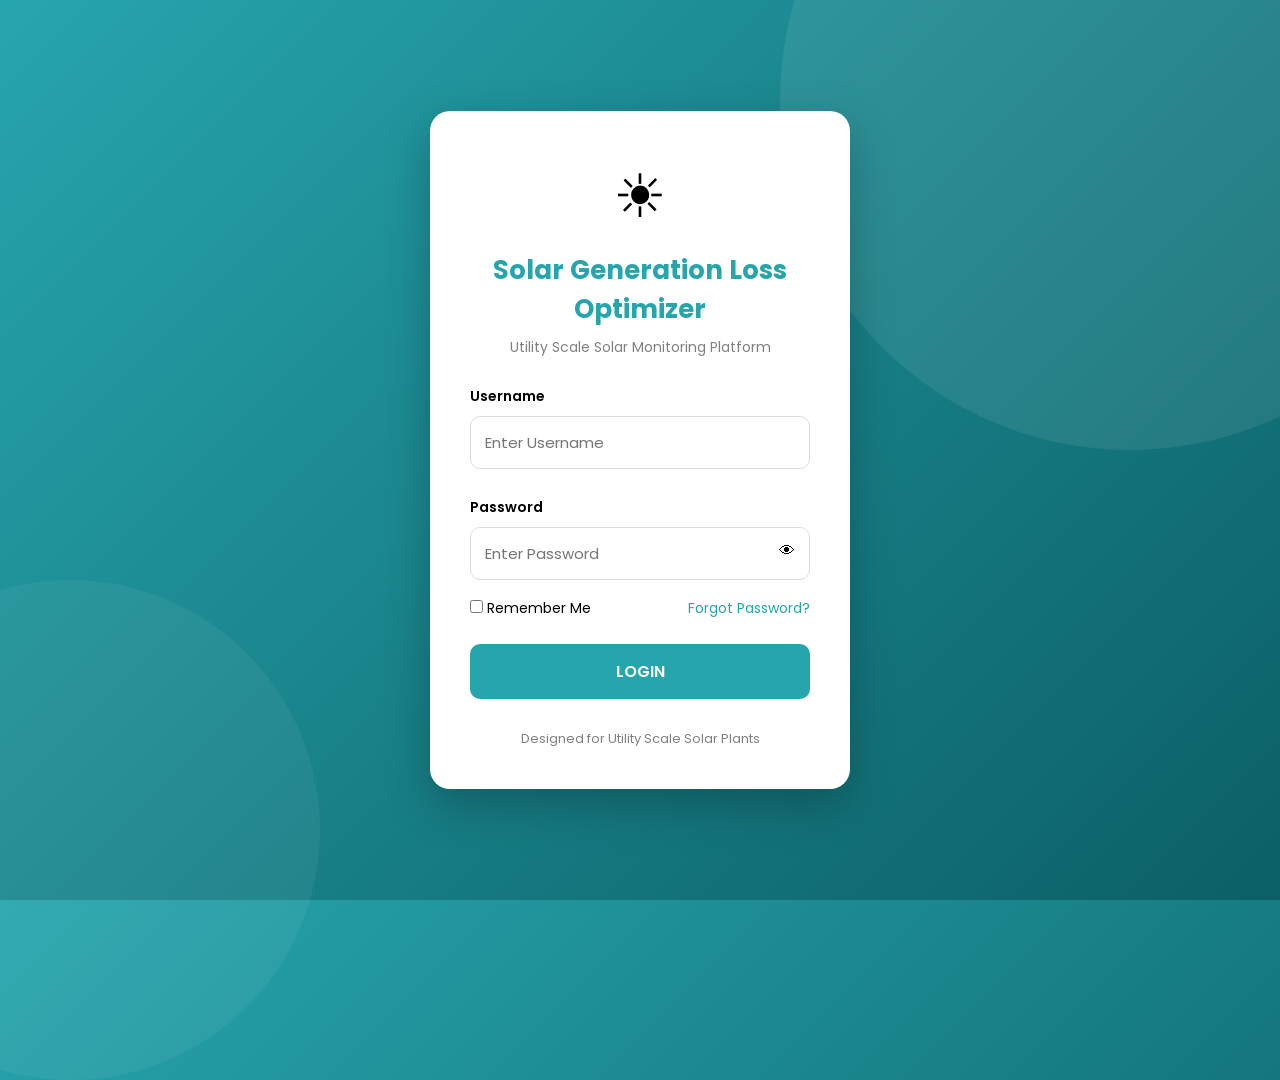
<file: index.html>
<!DOCTYPE html>
<html lang="en">
<head>

<meta charset="UTF-8">
<meta name="viewport" content="width=device-width, initial-scale=1.0">

<title>Solar Generation Loss Optimizer</title>

<link href="https://fonts.googleapis.com/css2?family=Poppins:wght@300;400;500;600;700&display=swap" rel="stylesheet">

<style>

*{
margin:0;
padding:0;
box-sizing:border-box;
font-family:'Poppins',sans-serif;
}

body{

height:100vh;
display:flex;
justify-content:center;
align-items:center;
background:linear-gradient(135deg,#27A5AD,#0b5f66);

overflow:hidden;

}

body:before{

content:'';
position:absolute;
width:700px;
height:700px;
background:white;
opacity:.08;
border-radius:50%;
top:-250px;
right:-200px;

}

body:after{

content:'';
position:absolute;
width:500px;
height:500px;
background:white;
opacity:.05;
border-radius:50%;
bottom:-180px;
left:-180px;

}

.container{

width:420px;
background:white;
padding:40px;
border-radius:20px;

box-shadow:0 15px 45px rgba(0,0,0,.25);

z-index:5;

animation:fade 1s;

}

@keyframes fade{

from{

opacity:0;
transform:translateY(40px);

}

to{

opacity:1;
transform:translateY(0);

}

}

.logo{

text-align:center;
font-size:60px;

}

h1{

text-align:center;
font-size:26px;
margin-top:10px;
color:#27A5AD;

}

.subtitle{

text-align:center;
margin-top:8px;
color:gray;
font-size:14px;

}

.inputBox{

margin-top:25px;

}

.inputBox label{

font-size:14px;
font-weight:600;

}

.inputBox input{

width:100%;
padding:14px;
margin-top:8px;
border-radius:10px;
border:1px solid #ddd;
outline:none;
font-size:15px;

transition:.3s;

}

.inputBox input:focus{

border-color:#27A5AD;

}

.passwordBox{

position:relative;

}

.eye{

position:absolute;
right:15px;
top:50%;
transform:translateY(-50%);
cursor:pointer;

}

.options{

display:flex;
justify-content:space-between;
margin-top:18px;
font-size:14px;

}

button{

width:100%;
padding:15px;

margin-top:25px;

background:#27A5AD;

border:none;

border-radius:10px;

color:white;

font-size:16px;

font-weight:600;

cursor:pointer;

transition:.3s;

}

button:hover{

background:#1e8c93;

}

.footer{

margin-top:30px;

text-align:center;

font-size:13px;

color:gray;

}

.loading{

display:none;

text-align:center;

margin-top:20px;

color:#27A5AD;

font-weight:600;

}

.spinner{

margin:auto;

margin-bottom:10px;

width:40px;

height:40px;

border:5px solid #ddd;

border-top:5px solid #27A5AD;

border-radius:50%;

animation:spin .8s linear infinite;

}

@keyframes spin{

100%{

transform:rotate(360deg);

}

}

.error{

margin-top:15px;

color:red;

text-align:center;

display:none;

font-size:14px;

}

</style>

</head>

<body>

<div class="container">

<div class="logo">

☀

</div>

<h1>Solar Generation Loss Optimizer</h1>

<p class="subtitle">

Utility Scale Solar Monitoring Platform

</p>

<div class="inputBox">

<label>Username</label>

<input
type="text"
id="username"
placeholder="Enter Username">

</div>

<div class="inputBox">

<label>Password</label>

<div class="passwordBox">

<input
type="password"
id="password"
placeholder="Enter Password">

<span class="eye" onclick="togglePassword()">👁</span>

</div>

</div>

<div class="options">

<label>

<input type="checkbox">

Remember Me

</label>

<a href="#" style="text-decoration:none;color:#27A5AD">

Forgot Password?

</a>

</div>

<button onclick="login()">

LOGIN

</button>

<div class="error" id="error">

Invalid Username or Password

</div>

<div class="loading" id="loading">

<div class="spinner"></div>

Logging in...

</div>

<div class="footer">

Designed for Utility Scale Solar Plants

</div>

</div>

<script>

function togglePassword(){

var x=document.getElementById("password");

if(x.type==="password"){

x.type="text";

}else{

x.type="password";

}

}

function login(){

let user=document.getElementById("username").value;

let pass=document.getElementById("password").value;

let error=document.getElementById("error");

let loading=document.getElementById("loading");

if(user==="Admin@123" && pass==="Admin@123"){

error.style.display="none";

loading.style.display="block";

setTimeout(function(){

window.location="dashboard.html";

},1800);

}

else{

error.style.display="block";

}

}

</script>

</body>
</html>
</file>
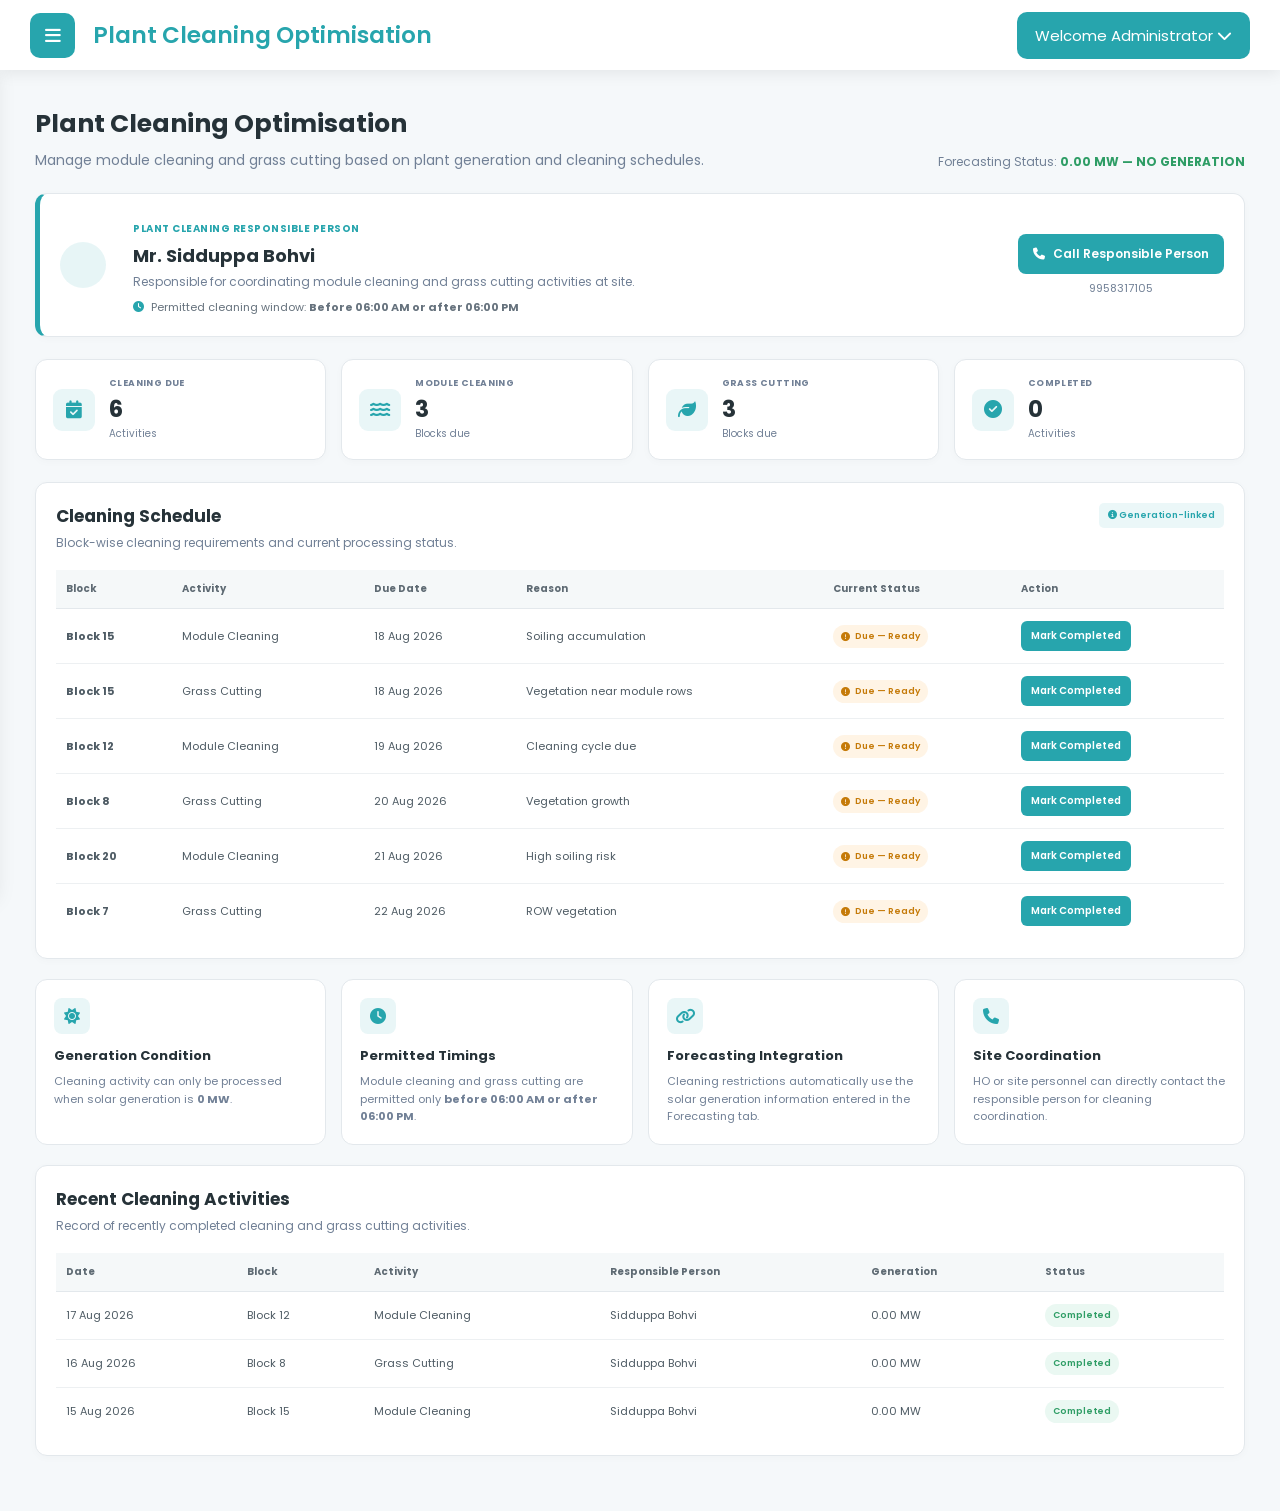
<file: cleaning.html>
<!DOCTYPE html>
<html lang="en">

<head>

    <meta charset="UTF-8">

    <meta name="viewport"
          content="width=device-width, initial-scale=1.0">

    <title>Plant Cleaning Optimisation</title>

    <!-- Poppins -->
    <link
        href="https://fonts.googleapis.com/css2?family=Poppins:wght@300;400;500;600;700&display=swap"
        rel="stylesheet">

    <!-- Font Awesome -->
    <link
        href="https://cdnjs.cloudflare.com/ajax/libs/font-awesome/6.5.1/css/all.min.css"
        rel="stylesheet">

    <link rel="stylesheet"
          href="cleaning.css">

</head>


<body>


<!-- =====================================================
     TOP BAR
===================================================== -->

<header class="topbar">

    <div class="left-section">

        <button id="menuBtn">

            <i class="fas fa-bars"></i>

        </button>

        <h2>
            Plant Cleaning Optimisation
        </h2>

    </div>


    <div class="right-section">

        <div class="profile">

            <button id="profileBtn">

                Welcome Administrator

                <i class="fas fa-chevron-down"></i>

            </button>


            <div class="profile-menu"
                 id="profileMenu">

                <a href="#">
                    Visit Profile
                </a>

                <a href="index.html">
                    Logout
                </a>

            </div>

        </div>

    </div>

</header>



<!-- =====================================================
     SIDEBAR
===================================================== -->

<nav id="sidebar">

    <h3>MENU</h3>


    <a href="dashboard.html">

        <i class="fas fa-home"></i>

        <span>
            Dashboard
        </span>

    </a>


    <a href="forecasting.html">

        <i class="fas fa-cloud-sun"></i>

        <span>
            Forecasting
        </span>

    </a>


    <a href="maintenance.html">

        <i class="fas fa-tools"></i>

        <span>
            Unplanned Maintenance
        </span>

    </a>


    <a href="row.html">

        <i class="fas fa-map-marked-alt"></i>

        <span>
            ROW
        </span>

    </a>


    <a href="cleaning.html"
       class="active">

        <i class="fas fa-broom"></i>

        <span>
            Plant Cleaning Optimisation
        </span>

    </a>

</nav>



<!-- =====================================================
     MAIN CONTENT
===================================================== -->

<main class="main-content">


    <!-- =================================================
         PAGE HEADER
    ================================================== -->

    <section class="page-header">

        <div>

            <h1>
                Plant Cleaning Optimisation
            </h1>

            <p>
                Manage module cleaning and grass cutting
                based on plant generation and cleaning schedules.
            </p>

        </div>


        <div class="last-updated">

            Forecasting Status:
            <strong id="forecastStatus">
                Checking...
            </strong>

        </div>

    </section>



    <!-- =================================================
         FORECASTING INTERLOCK ALERT
    ================================================== -->

    <section
        class="generation-alert"
        id="generationAlert">

        <div class="generation-alert-icon">

            <i class="fas fa-solar-panel"></i>

        </div>


        <div class="generation-alert-content">

            <div class="alert-label">
                CLEANING ACTIVITY RESTRICTION
            </div>

            <h2 id="generationAlertTitle">
                Cleaning cannot be processed currently
            </h2>

            <p id="generationAlertMessage">
                Solar generation is currently above zero.
                Cleaning activities must be carried out
                only when generation is zero.
            </p>

            <div class="alert-details">

                <span>
                    Current Solar Generation:
                </span>

                <strong id="currentSolarGeneration">
                    0.00 MW
                </strong>

            </div>

        </div>

    </section>



    <!-- =================================================
         CONTACT RESPONSIBLE PERSON
    ================================================== -->

    <section class="contact-card">

        <div class="contact-icon">

            <i class="fas fa-user-hard-hat"></i>

        </div>


        <div class="contact-information">

            <span class="contact-label">
                PLANT CLEANING RESPONSIBLE PERSON
            </span>

            <h2>
                Mr. Sidduppa Bohvi
            </h2>

            <p>
                Responsible for coordinating module cleaning
                and grass cutting activities at site.
            </p>

            <div class="contact-timing">

                <i class="fas fa-clock"></i>

                <span>
                    Permitted cleaning window:
                    <strong>
                        Before 06:00 AM or after 06:00 PM
                    </strong>
                </span>

            </div>

        </div>


        <div class="contact-actions">

            <a
                href="tel:9958317105"
                class="call-btn">

                <i class="fas fa-phone"></i>

                Call Responsible Person

            </a>


            <span class="contact-number">

                9958317105

            </span>

        </div>

    </section>



    <!-- =================================================
         CLEANING SUMMARY
    ================================================== -->

    <section class="summary-grid">


        <div class="summary-card">

            <div class="summary-icon">

                <i class="fas fa-calendar-check"></i>

            </div>

            <div>

                <span>
                    CLEANING DUE
                </span>

                <strong id="totalDue">
                    0
                </strong>

                <small>
                    Activities
                </small>

            </div>

        </div>



        <div class="summary-card">

            <div class="summary-icon">

                <i class="fas fa-water"></i>

            </div>

            <div>

                <span>
                    MODULE CLEANING
                </span>

                <strong id="moduleDue">
                    0
                </strong>

                <small>
                    Blocks due
                </small>

            </div>

        </div>



        <div class="summary-card">

            <div class="summary-icon">

                <i class="fas fa-leaf"></i>

            </div>

            <div>

                <span>
                    GRASS CUTTING
                </span>

                <strong id="grassDue">
                    0
                </strong>

                <small>
                    Blocks due
                </small>

            </div>

        </div>



        <div class="summary-card">

            <div class="summary-icon">

                <i class="fas fa-check-circle"></i>

            </div>

            <div>

                <span>
                    COMPLETED
                </span>

                <strong id="completedCount">
                    0
                </strong>

                <small>
                    Activities
                </small>

            </div>

        </div>

    </section>



    <!-- =================================================
         CLEANING SCHEDULE
    ================================================== -->

    <section class="card">

        <div class="card-header">

            <div>

                <h2>
                    Cleaning Schedule
                </h2>

                <p>
                    Block-wise cleaning requirements and
                    current processing status.
                </p>

            </div>


            <span class="schedule-note">

                <i class="fas fa-info-circle"></i>

                Generation-linked

            </span>

        </div>



        <div class="table-wrapper">

            <table>

                <thead>

                    <tr>

                        <th>
                            Block
                        </th>

                        <th>
                            Activity
                        </th>

                        <th>
                            Due Date
                        </th>

                        <th>
                            Reason
                        </th>

                        <th>
                            Current Status
                        </th>

                        <th>
                            Action
                        </th>

                    </tr>

                </thead>


                <tbody id="cleaningTableBody">

                    <!-- Javascript generates rows -->

                </tbody>

            </table>

        </div>

    </section>



    <!-- =================================================
         CLEANING RULES
    ================================================== -->

    <section class="rules-grid">


        <div class="rule-card">

            <div class="rule-icon">

                <i class="fas fa-sun"></i>

            </div>

            <h3>
                Generation Condition
            </h3>

            <p>
                Cleaning activity can only be processed
                when solar generation is
                <strong>0 MW</strong>.
            </p>

        </div>



        <div class="rule-card">

            <div class="rule-icon">

                <i class="fas fa-clock"></i>

            </div>

            <h3>
                Permitted Timings
            </h3>

            <p>
                Module cleaning and grass cutting are
                permitted only <strong>before 06:00 AM
                or after 06:00 PM</strong>.
            </p>

        </div>



        <div class="rule-card">

            <div class="rule-icon">

                <i class="fas fa-link"></i>

            </div>

            <h3>
                Forecasting Integration
            </h3>

            <p>
                Cleaning restrictions automatically use
                the solar generation information entered
                in the Forecasting tab.
            </p>

        </div>



        <div class="rule-card">

            <div class="rule-icon">

                <i class="fas fa-phone"></i>

            </div>

            <h3>
                Site Coordination
            </h3>

            <p>
                HO or site personnel can directly contact
                the responsible person for cleaning
                coordination.
            </p>

        </div>

    </section>



    <!-- =================================================
         ACTIVITY HISTORY
    ================================================== -->

    <section class="card">

        <div class="card-header">

            <div>

                <h2>
                    Recent Cleaning Activities
                </h2>

                <p>
                    Record of recently completed cleaning
                    and grass cutting activities.
                </p>

            </div>

        </div>


        <div class="table-wrapper">

            <table>

                <thead>

                    <tr>

                        <th>
                            Date
                        </th>

                        <th>
                            Block
                        </th>

                        <th>
                            Activity
                        </th>

                        <th>
                            Responsible Person
                        </th>

                        <th>
                            Generation
                        </th>

                        <th>
                            Status
                        </th>

                    </tr>

                </thead>


                <tbody id="activityHistory">

                    <tr>

                        <td>
                            17 Aug 2026
                        </td>

                        <td>
                            Block 12
                        </td>

                        <td>
                            Module Cleaning
                        </td>

                        <td>
                            Sidduppa Bohvi
                        </td>

                        <td>
                            0.00 MW
                        </td>

                        <td>
                            <span class="status-completed">
                                Completed
                            </span>
                        </td>

                    </tr>


                    <tr>

                        <td>
                            16 Aug 2026
                        </td>

                        <td>
                            Block 8
                        </td>

                        <td>
                            Grass Cutting
                        </td>

                        <td>
                            Sidduppa Bohvi
                        </td>

                        <td>
                            0.00 MW
                        </td>

                        <td>
                            <span class="status-completed">
                                Completed
                            </span>
                        </td>

                    </tr>


                    <tr>

                        <td>
                            15 Aug 2026
                        </td>

                        <td>
                            Block 15
                        </td>

                        <td>
                            Module Cleaning
                        </td>

                        <td>
                            Sidduppa Bohvi
                        </td>

                        <td>
                            0.00 MW
                        </td>

                        <td>
                            <span class="status-completed">
                                Completed
                            </span>
                        </td>

                    </tr>

                </tbody>

            </table>

        </div>

    </section>



</main>



<script src="cleaning.js"></script>

</body>

</html>
</file>
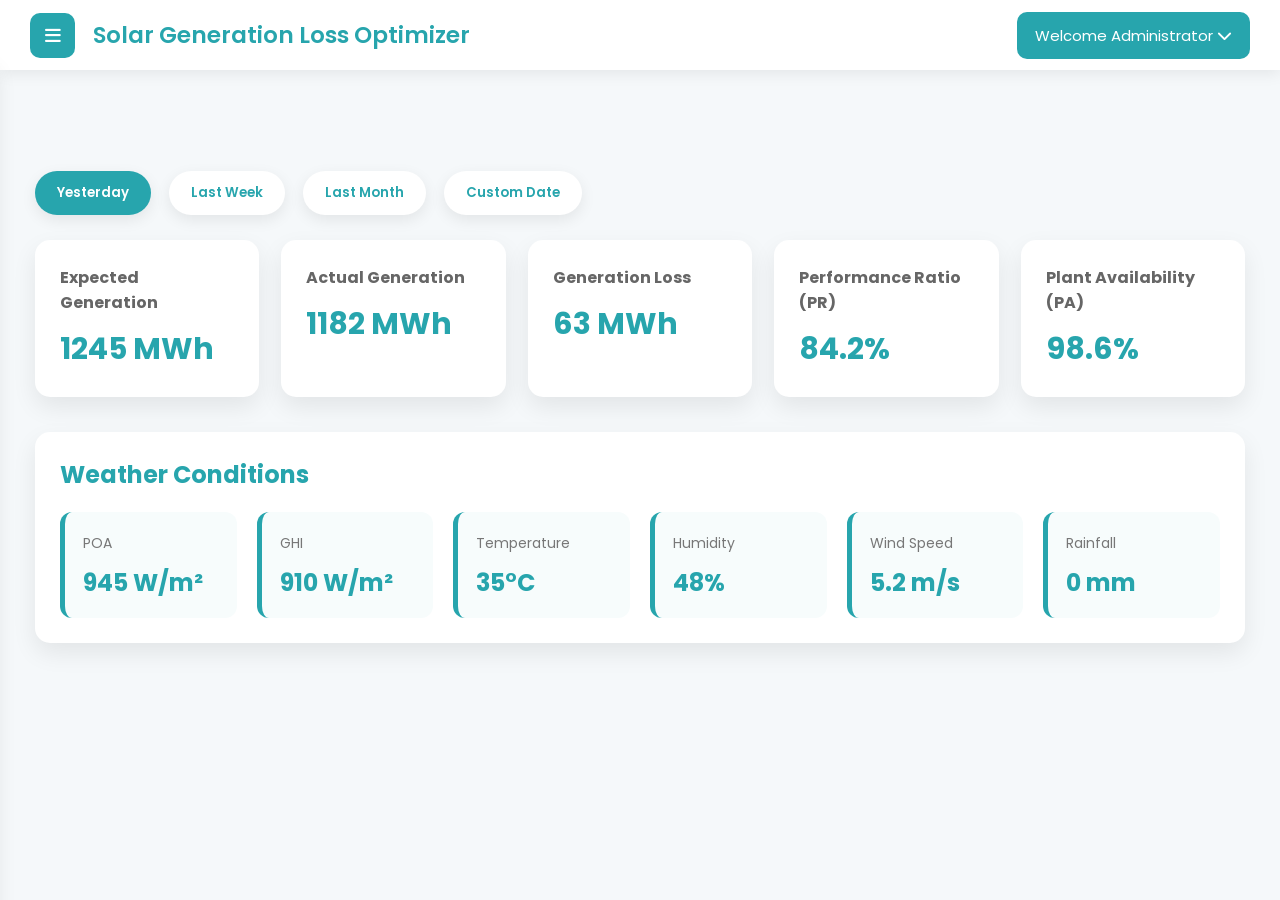
<file: dashboard.html>
<!DOCTYPE html>
<html lang="en">
<head>

    <meta charset="UTF-8">
    <meta name="viewport" content="width=device-width, initial-scale=1.0">

    <title>Solar Generation Loss Optimizer</title>

    <link rel="stylesheet" href="dashboard.css">

    <link href="https://fonts.googleapis.com/css2?family=Poppins:wght@300;400;500;600;700&display=swap" rel="stylesheet">

    <link href="https://cdnjs.cloudflare.com/ajax/libs/font-awesome/6.5.1/css/all.min.css" rel="stylesheet">

</head>

<body>

<!-- ================= HEADER ================= -->

<input
    type="file"
    id="dgrFileInput"
    accept=".xlsx,.xls,.csv"
    style="display:none;"
>
<header class="topbar">
    <div class="left-section">

        <button id="menuBtn">
            <i class="fas fa-bars"></i>
        </button>

        <h2>Solar Generation Loss Optimizer</h2>

    </div>

    <div class="right-section">

        <div class="profile">

            <button id="profileBtn">

                Welcome Administrator

                <i class="fas fa-chevron-down"></i>

            </button>

            <div class="profile-menu" id="profileMenu">

                <a href="#">Visit Profile</a>

                <a href="index.html">Logout</a>

            </div>

        </div>

    </div>

</header>

<!-- ================= SIDEBAR ================= -->

<nav id="sidebar">

    <h3>MENU</h3>

    <a href="dashboard.html">
        <i class="fas fa-home"></i>
        Dashboard
    </a>

    <a href="forecasting.html">
        <i class="fas fa-cloud-sun"></i>
        Forecasting
    </a>

    <a href="maintenance.html">
        <i class="fas fa-tools"></i>
        Unplanned Maintenance
    </a>

    <a href="row.html">
        <i class="fas fa-map-marked-alt"></i>
        ROW
    </a>

    <a href="cleaning.html">
        <i class="fas fa-broom"></i>
        Plant Cleaning Optimisation
    </a>

</nav>

<!-- ================= MAIN ================= -->
<button id="uploadDGRBtn" class="upload-dgr-btn">
    📄 Upload DGR
</button>
<main class="container">

    <!-- DATE FILTER -->

    <section class="filters">

        <button class="filter active" id="btnYesterday">

            Yesterday

        </button>

        <button class="filter" id="btnWeek">

            Last Week

        </button>

        <button class="filter" id="btnMonth">

            Last Month

        </button>

        <button class="filter" id="btnCustom">

            Custom Date

        </button>

    </section>

    <!-- CUSTOM DATE -->

    <section id="customDateBox">

        <label>

            From

            <input type="date" id="startDate">

        </label>

        <label>

            To

            <input type="date" id="endDate">

        </label>

        <button id="applyDate">

            Apply

        </button>

    </section>

    <!-- KPI CARDS -->

    <section class="cards">

        <div class="card">

            <h3>Expected Generation</h3>

            <h1 id="expectedGeneration">

                1245 MWh

            </h1>

        </div>

        <div class="card">

            <h3>Actual Generation</h3>

            <h1 id="actualGeneration">

                1182 MWh

            </h1>

        </div>

        <div class="card">

            <h3>Generation Loss</h3>

            <h1 id="generationLoss">

                63 MWh

            </h1>

        </div>

        <div class="card">

            <h3>Performance Ratio (PR)</h3>

            <h1 id="pr">

                84.2%

            </h1>

        </div>

        <div class="card">

            <h3>Plant Availability (PA)</h3>

            <h1 id="pa">

                98.6%

            </h1>

        </div>

    </section>

    <!-- WEATHER -->

    <section class="weather">

        <h2>

            Weather Conditions

        </h2>

        <div class="weather-grid">

            <div class="weather-card">

                <span>POA</span>

                <h3 id="poa">

                    945 W/m²

                </h3>

            </div>

            <div class="weather-card">

                <span>GHI</span>

                <h3 id="ghi">

                    910 W/m²

                </h3>

            </div>

            <div class="weather-card">

                <span>Temperature</span>

                <h3 id="temperature">

                    35°C

                </h3>

            </div>

            <div class="weather-card">

                <span>Humidity</span>

                <h3 id="humidity">

                    48%

                </h3>

            </div>

            <div class="weather-card">

                <span>Wind Speed</span>

                <h3 id="wind">

                    5.2 m/s

                </h3>

            </div>

            <div class="weather-card">

                <span>Rainfall</span>

                <h3 id="rain">

                    0 mm

                </h3>

            </div>

        </div>

    </section>

</main>

<script src="dashboard.js"></script>

</body>
</html>
</file>
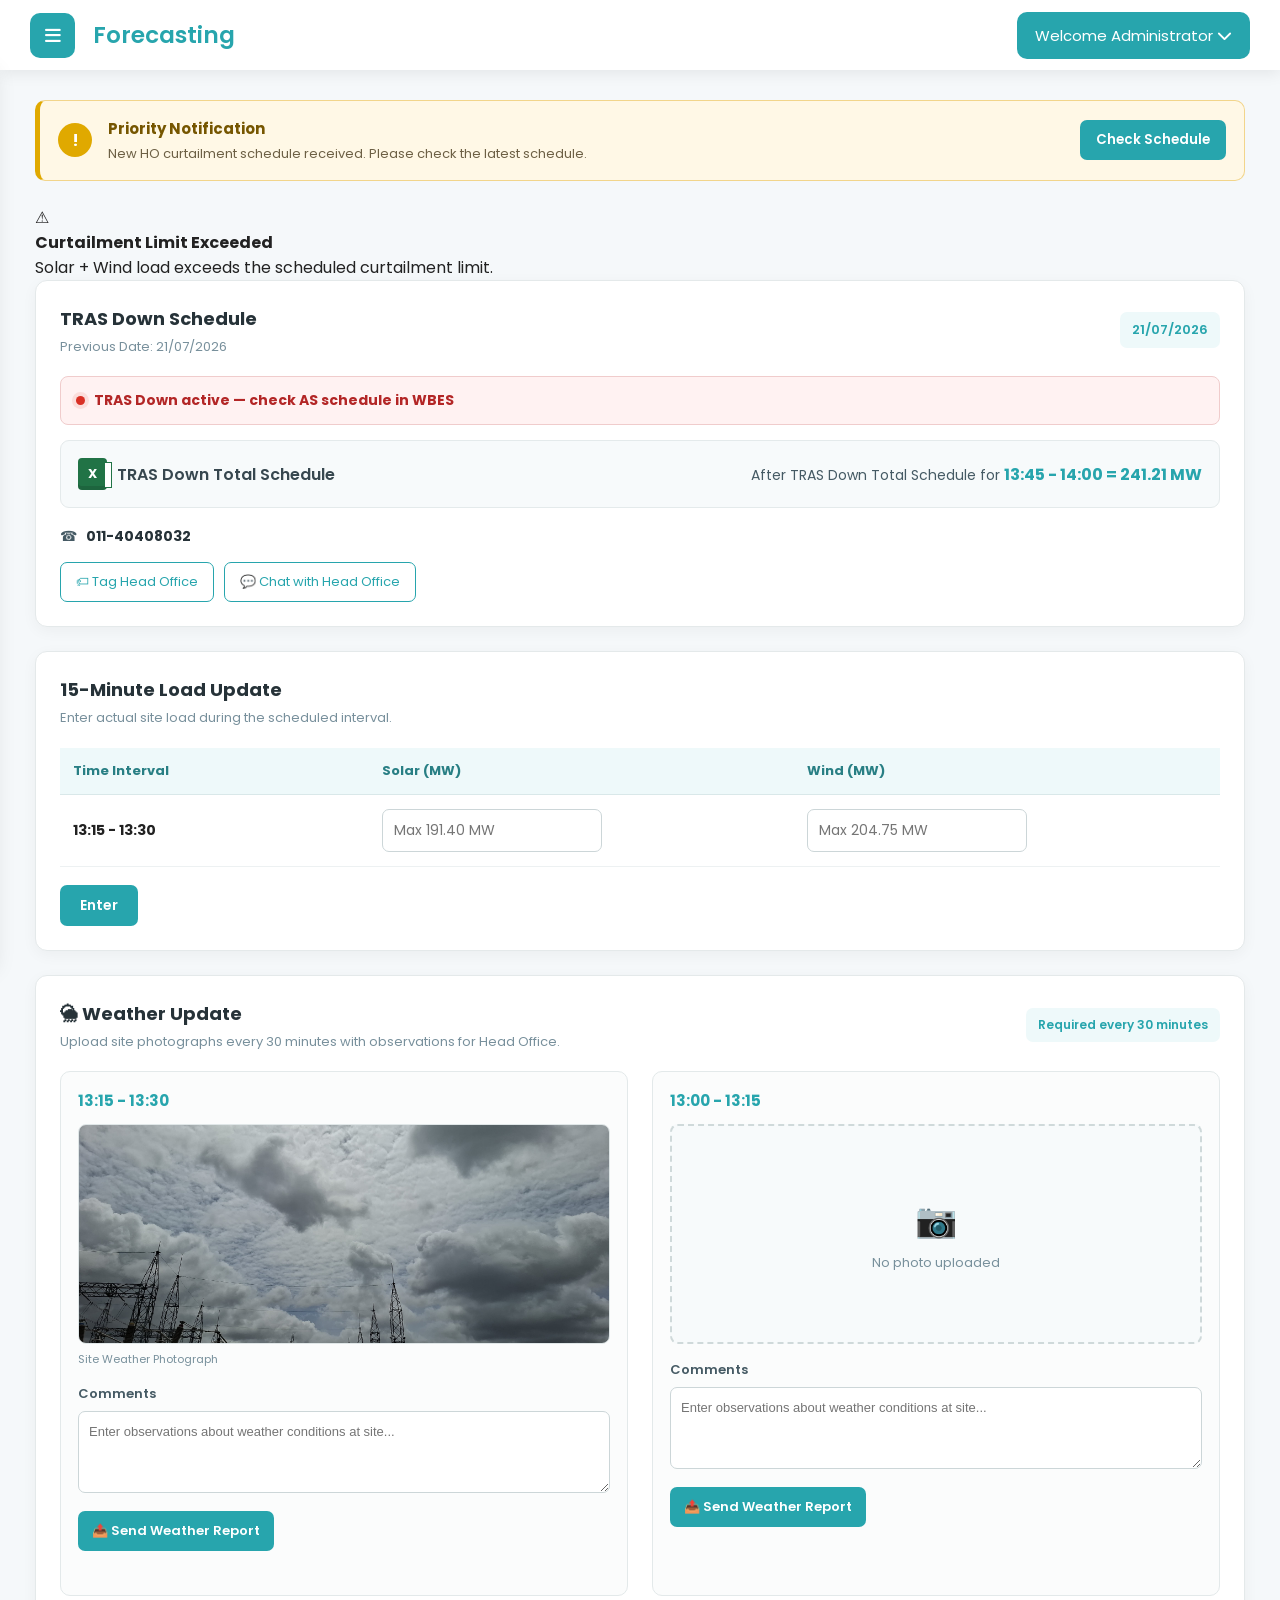
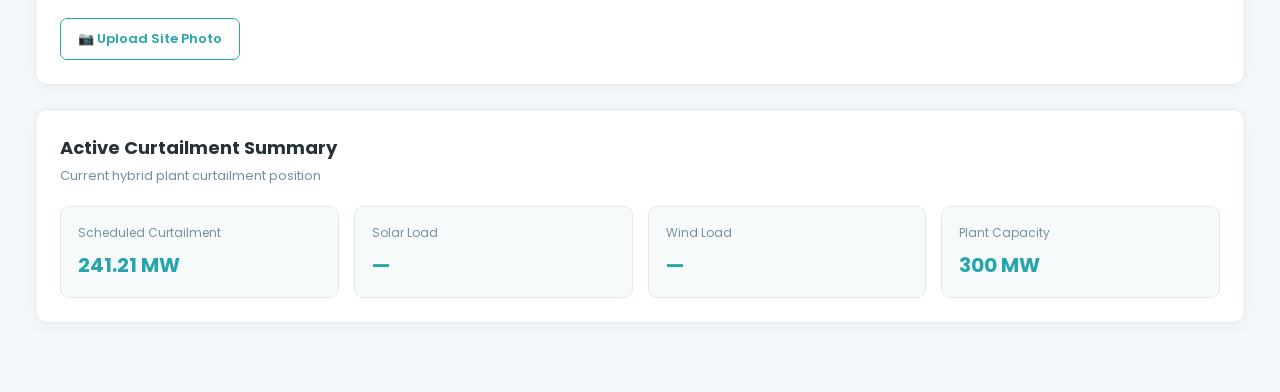
<file: forecasting.html>
<!DOCTYPE html>
<html lang="en">

<head>

    <meta charset="UTF-8">

    <meta name="viewport"
          content="width=device-width, initial-scale=1.0">

    <title>Forecasting</title>

    <!-- SAME COMMON CSS AS DASHBOARD -->
    <link rel="stylesheet" href="dashboard.css">

    <!-- FORECASTING PAGE CSS -->
    <link rel="stylesheet" href="forecasting.css">

    <!-- SAME FONT AS DASHBOARD -->
    <link href="https://fonts.googleapis.com/css2?family=Poppins:wght@300;400;500;600;700&display=swap"
          rel="stylesheet">

    <!-- FONT AWESOME - REQUIRED FOR MENU/SIDEBAR ICONS -->
    <link href="https://cdnjs.cloudflare.com/ajax/libs/font-awesome/6.5.1/css/all.min.css"
          rel="stylesheet">

</head>


<body>


<!-- =====================================================
     TOP HEADER
===================================================== -->

<header class="topbar">

    <div class="left-section">

        <button id="menuBtn">

            <i class="fas fa-bars"></i>

        </button>

        <h2>Forecasting</h2>

    </div>


    <div class="right-section">

        <div class="profile">

            <button id="profileBtn">

                Welcome Administrator

                <i class="fas fa-chevron-down"></i>

            </button>


            <div class="profile-menu" id="profileMenu">

                <a href="#">
                    Visit Profile
                </a>

                <a href="index.html">
                    Logout
                </a>

            </div>

        </div>

    </div>

</header>



<!-- =====================================================
     SIDEBAR
===================================================== -->

<nav id="sidebar">

    <h3>MENU</h3>


    <a href="dashboard.html">

        <i class="fas fa-home"></i>

        <span>Dashboard</span>

    </a>


    <a href="forecasting.html">

        <i class="fas fa-cloud-sun"></i>

        <span>Forecasting</span>

    </a>


    <a href="maintenance.html">

        <i class="fas fa-tools"></i>

        <span>Unplanned Maintenance</span>

    </a>


    <a href="row.html">

        <i class="fas fa-map-marked-alt"></i>

        <span>ROW</span>

    </a>


    <a href="cleaning.html">

        <i class="fas fa-broom"></i>

        <span>Plant Cleaning Optimisation</span>

    </a>

</nav>



<!-- =====================================================
     MAIN CONTENT
===================================================== -->

<main class="main-content">


    <!-- =================================================
         PRIORITY NOTIFICATION
    ================================================== -->

    <section
        class="priority-alert"
        id="priorityAlert">

        <div class="priority-icon">
            !
        </div>


        <div class="priority-content">

            <strong>
                Priority Notification
            </strong>

            <p>
                New HO curtailment schedule received.
                Please check the latest schedule.
            </p>

        </div>


        <button
            class="check-btn"
            id="checkScheduleBtn">

            Check Schedule

        </button>

    </section>



    <!-- =================================================
         CURTAILMENT ALARM
    ================================================== -->

    <div
        class="curtailment-alarm"
        id="curtailmentAlarm">

        <div class="alarm-icon">
            ⚠
        </div>

        <div class="alarm-content">

            <strong>
                Curtailment Limit Exceeded
            </strong>

            <p id="alarmMessage">
                Solar + Wind load exceeds the scheduled
                curtailment limit.
            </p>

        </div>

    </div>



    <!-- =================================================
         TRAS DOWN SCHEDULE
    ================================================== -->

    <section class="forecast-card">


        <div class="card-header">

            <div>

                <h2>
                    TRAS Down Schedule
                </h2>

                <p>
                    Previous Date: 21/07/2026
                </p>

            </div>


            <span class="schedule-date">
                21/07/2026
            </span>

        </div>



        <!-- TRAS STATUS -->

        <div class="tras-status">

            <span class="status-dot"></span>

            <strong>
                TRAS Down active — check AS schedule in WBES
            </strong>

        </div>



        <!-- TRAS SCHEDULE -->

        <div class="tras-schedule">

            <div class="schedule-title">

                <span class="excel-icon">
                    X
                </span>

                <span>
                    TRAS Down Total Schedule
                </span>

            </div>


            <div class="schedule-value">

                After TRAS Down Total Schedule for

                <strong>
                    13:45 - 14:00 = 241.21 MW
                </strong>

            </div>

        </div>



        <!-- CONTACT -->

        <div class="contact-section">

            <span>
                ☎
            </span>

            <strong>
                011-40408032
            </strong>

        </div>



        <!-- HO COMMUNICATION -->

        <div class="communication-actions">

            <button
                class="secondary-btn"
                id="tagHOBtn">

                🏷 Tag Head Office

            </button>


            <button
                class="secondary-btn"
                id="chatHOBtn">

                💬 Chat with Head Office

            </button>

        </div>


    </section>



    <!-- =================================================
         15 MINUTE LOAD UPDATE
    ================================================== -->

    <section class="forecast-card">

        <div class="card-header">

            <div>

                <h2>
                    15-Minute Load Update
                </h2>

                <p>
                    Enter actual site load during the
                    scheduled interval.
                </p>

            </div>

        </div>



        <div class="load-table-wrapper">

            <table class="load-table">

                <thead>

                    <tr>

                        <th>
                            Time Interval
                        </th>

                        <th>
                            Solar (MW)
                        </th>

                        <th>
                            Wind (MW)
                        </th>

                    </tr>

                </thead>


                <tbody>

                    <tr>

                        <td>
                            <strong>
                                13:15 - 13:30
                            </strong>
                        </td>


                        <td>

                            <input
                                type="number"
                                id="solarLoad"
                                placeholder="Max 191.40 MW"
                                min="0"
                                max="191.4"
                                step="0.01">

                        </td>


                        <td>

                            <input
                                type="number"
                                id="windLoad"
                                placeholder="Max 204.75 MW"
                                min="0"
                                max="204.75"
                                step="0.01">

                        </td>

                    </tr>

                </tbody>

            </table>

        </div>



        <div class="load-submit-area">

            <button
                class="primary-btn"
                id="submitLoadBtn">

                Enter

            </button>


            <span
                id="loadStatus"
                class="form-status">
            </span>

        </div>

    </section>



    <!-- =================================================
         WEATHER UPDATE
    ================================================== -->

    <section class="forecast-card weather-section">


        <div class="card-header">

            <div>

                <h2>
                    🌦 Weather Update
                </h2>

                <p>
                    Upload site photographs every 30 minutes
                    with observations for Head Office.
                </p>

            </div>


            <span class="upload-frequency">
                Required every 30 minutes
            </span>

        </div>



        <!-- WEATHER REPORT GRID -->

        <div class="weather-grid">


            <!-- 13:15 - 13:30 -->

            <div class="weather-report-card">

                <div class="weather-time">
                    13:15 - 13:30
                </div>


                <img
                    src="weather-site-1315.jpg"
                    class="weather-photo"
                    alt="Site weather photograph for 13:15 to 13:30">


                <div class="photo-label">
                    Site Weather Photograph
                </div>


                <label for="comment1315">
                    Comments
                </label>


                <textarea
                    id="comment1315"
                    class="weather-comment"
                    placeholder="Enter observations about weather conditions at site..."></textarea>


                <button
                    class="send-weather-btn"
                    id="sendWeather1315">

                    📤 Send Weather Report

                </button>


                <div
                    id="status1315"
                    class="weather-status">
                </div>

            </div>



            <!-- 13:00 - 13:15 -->

            <div class="weather-report-card">

                <div class="weather-time">
                    13:00 - 13:15
                </div>


                <div
                    class="photo-placeholder"
                    id="photoPlaceholder1300">

                    <span>
                        📷
                    </span>

                    <p>
                        No photo uploaded
                    </p>

                </div>


                <label for="comment1300">
                    Comments
                </label>


                <textarea
                    id="comment1300"
                    class="weather-comment"
                    placeholder="Enter observations about weather conditions at site..."></textarea>


                <button
                    class="send-weather-btn"
                    id="sendWeather1300">

                    📤 Send Weather Report

                </button>


                <div
                    id="status1300"
                    class="weather-status">
                </div>

            </div>


        </div>



        <!-- UPLOAD NEW PHOTO -->

        <div class="upload-photo-area">

            <button
                class="upload-photo-btn"
                id="uploadPhotoBtn">

                📷 Upload Site Photo

            </button>


            <input
                type="file"
                id="sitePhotoInput"
                accept="image/*"
                style="display:none;">


            <p
                id="selectedPhotoName"
                class="selected-photo-name">
            </p>

        </div>


    </section>



    <!-- =================================================
         ACTIVE CURTAILMENT SUMMARY
    ================================================== -->

    <section class="forecast-card">

        <div class="card-header">

            <div>

                <h2>
                    Active Curtailment Summary
                </h2>

                <p>
                    Current hybrid plant curtailment position
                </p>

            </div>

        </div>


        <div class="curtailment-summary">


            <div class="summary-item">

                <span>
                    Scheduled Curtailment
                </span>

                <strong>
                    241.21 MW
                </strong>

            </div>


            <div class="summary-item">

                <span>
                    Solar Load
                </span>

                <strong id="summarySolar">
                    —
                </strong>

            </div>


            <div class="summary-item">

                <span>
                    Wind Load
                </span>

                <strong id="summaryWind">
                    —
                </strong>

            </div>


            <div class="summary-item">

                <span>
                    Plant Capacity
                </span>

                <strong>
                    300 MW
                </strong>

            </div>


        </div>

    </section>


</main>



<!-- =====================================================
     TAG HEAD OFFICE MODAL
===================================================== -->

<div
    class="modal-overlay"
    id="tagModal">

    <div class="modal">

        <button
            class="modal-close"
            id="closeTagModal">

            ×

        </button>


        <h2>
            Tag Head Office
        </h2>


        <p>
            Select the Head Office team/contact you want
            to notify.
        </p>


        <select id="hoContact">

            <option value="">
                Select Contact
            </option>

            <option value="forecasting">
                Forecasting Team
            </option>

            <option value="operations">
                Operations Team
            </option>

            <option value="management">
                Plant Management
            </option>

        </select>


        <textarea
            id="hoMessage"
            placeholder="Enter your message..."></textarea>


        <button
            class="primary-btn"
            id="sendHOMsg">

            Send Notification

        </button>


        <div
            id="hoStatus"
            class="form-status">
        </div>

    </div>

</div>



<!-- =====================================================
     CHAT MODAL
===================================================== -->

<div
    class="modal-overlay"
    id="chatModal">

    <div class="modal">

        <button
            class="modal-close"
            id="closeChatModal">

            ×

        </button>


        <h2>
            Chat with Head Office
        </h2>


        <div
            class="chat-window"
            id="chatWindow">

            <div class="chat-message received">

                <strong>
                    HO Forecasting Team
                </strong>

                <p>
                    Please check the latest AS schedule
                    in WBES.
                </p>

                <span>
                    13:05
                </span>

            </div>

        </div>


        <div class="chat-input-area">

            <input
                type="text"
                id="chatMessage"
                placeholder="Type your message...">


            <button
                id="sendChatBtn">

                Send

            </button>

        </div>

    </div>

</div>



<!-- =====================================================
     JAVASCRIPT
===================================================== -->

<script src="forecasting.js"></script>

</body>
</html>
</file>
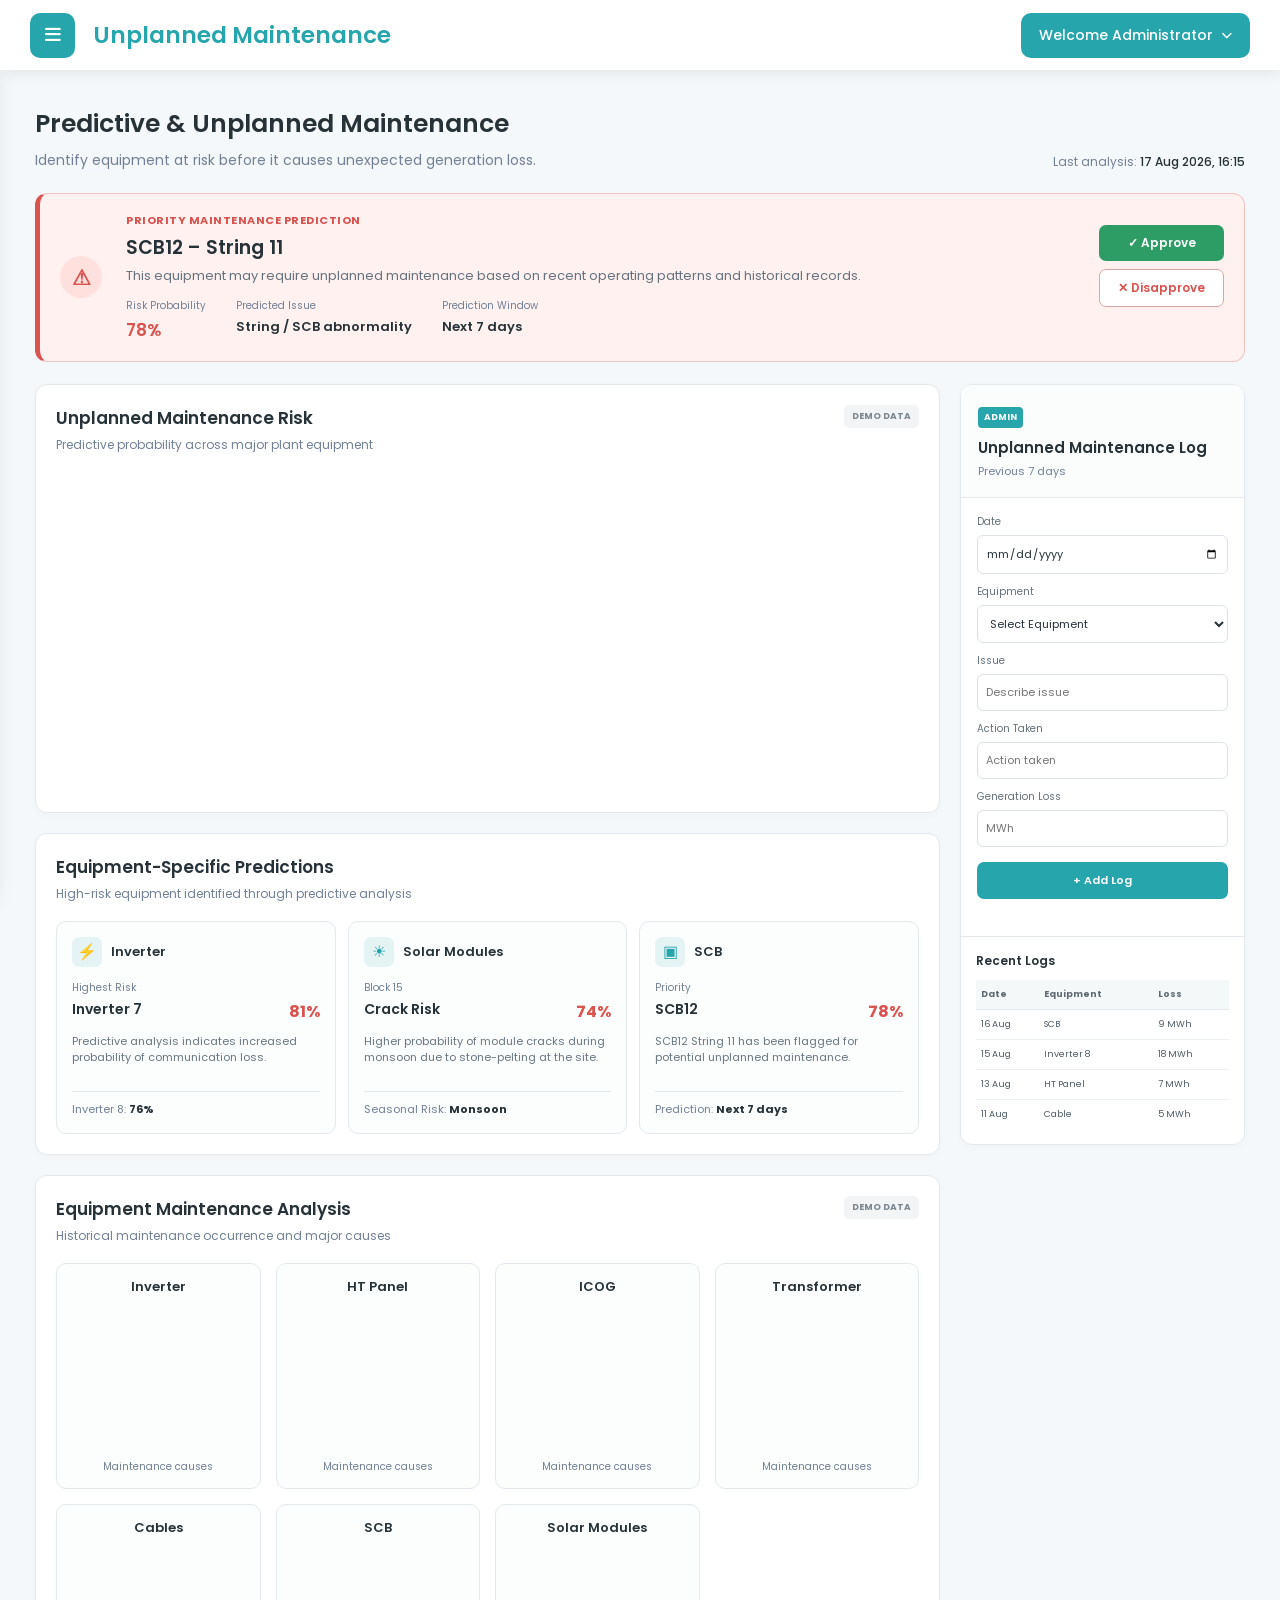
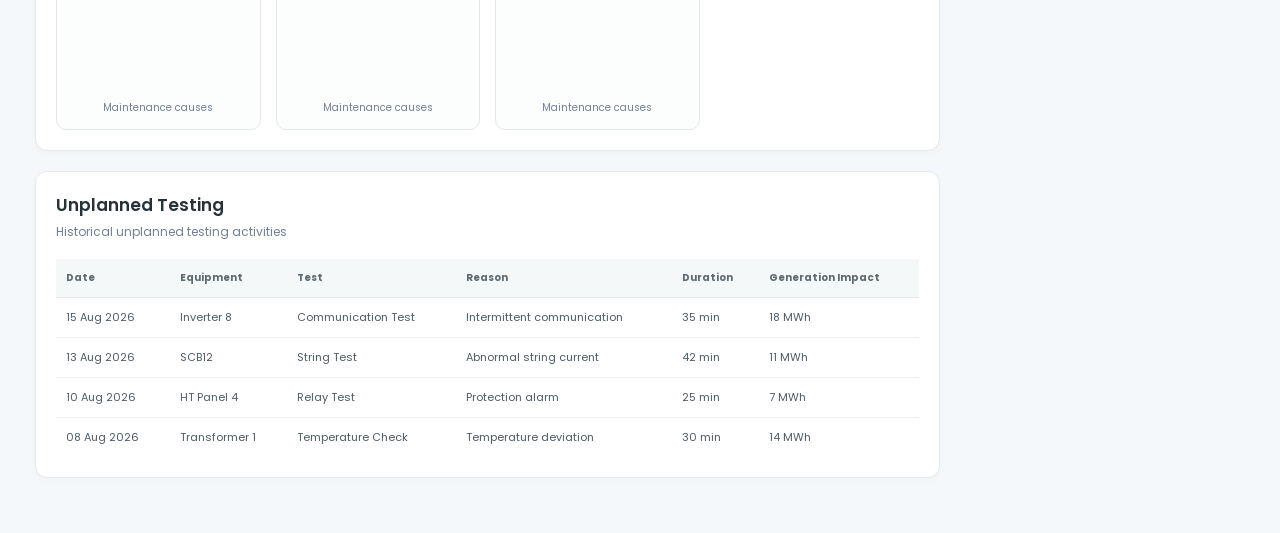
<file: maintenance.html>
<!DOCTYPE html>
<html lang="en">

<head>

    <meta charset="UTF-8">

    <meta name="viewport"
          content="width=device-width, initial-scale=1.0">

    <title>Unplanned Maintenance</title>

    <link rel="stylesheet"
          href="maintenance.css">

    <!-- Same font as Dashboard -->
    <link href="https://fonts.googleapis.com/css2?family=Poppins:wght@300;400;500;600;700&display=swap"
          rel="stylesheet">

    <!-- IMPORTANT: Font Awesome icons -->
    <link href="https://cdnjs.cloudflare.com/ajax/libs/font-awesome/6.5.1/css/all.min.css"
          rel="stylesheet">

</head>


<body>


<!-- ================= HEADER ================= -->

<header class="topbar">

    <div class="left-section">

        <button id="menuBtn">
            <i class="fas fa-bars"></i>
        </button>

        <h2>Unplanned Maintenance</h2>

    </div>


    <div class="right-section">

        <div class="profile">

            <button id="profileBtn">

                Welcome Administrator

                <i class="fas fa-chevron-down"></i>

            </button>


            <div class="profile-menu"
                 id="profileMenu">

                <a href="#">
                    Visit Profile
                </a>

                <a href="index.html">
                    Logout
                </a>

            </div>

        </div>

    </div>

</header>
<!-- ================= SIDEBAR ================= -->

<nav id="sidebar">

    <h3>MENU</h3>

    <a href="dashboard.html">
        <i class="fas fa-home"></i>
        <span>Dashboard</span>
    </a>

    <a href="forecasting.html">
        <i class="fas fa-cloud-sun"></i>
        <span>Forecasting</span>
    </a>

    <a href="maintenance.html" class="active">
        <i class="fas fa-tools"></i>
        <span>Unplanned Maintenance</span>
    </a>

    <a href="row.html">
        <i class="fas fa-map-marked-alt"></i>
        <span>ROW</span>
    </a>

    <a href="cleaning.html">
        <i class="fas fa-broom"></i>
        <span>Plant Cleaning Optimisation</span>
    </a>

</nav>
<!-- =====================================================
     MAIN CONTENT
===================================================== -->

<main class="main-content">


    <!-- =================================================
         PAGE HEADER
    ================================================== -->

    <section class="page-header">

        <div>

            <h1>
                Predictive & Unplanned Maintenance
            </h1>

            <p>
                Identify equipment at risk before it causes
                unexpected generation loss.
            </p>

        </div>


        <div class="last-updated">

            Last analysis:
            <strong>
                17 Aug 2026, 16:15
            </strong>

        </div>

    </section>



    <!-- =================================================
         PRIORITY NOTIFICATION
    ================================================== -->

    <section
        class="priority-card"
        id="priorityCard">


        <div class="priority-icon">

            ⚠

        </div>


        <div class="priority-information">


            <div class="priority-title">

                PRIORITY MAINTENANCE PREDICTION

            </div>


            <h2>

                SCB12 – String 11

            </h2>


            <p>

                This equipment may require unplanned
                maintenance based on recent operating
                patterns and historical records.

            </p>


            <div class="priority-details">


                <div>

                    <span>
                        Risk Probability
                    </span>

                    <strong class="risk-high">

                        78%

                    </strong>

                </div>


                <div>

                    <span>
                        Predicted Issue
                    </span>

                    <strong>

                        String / SCB abnormality

                    </strong>

                </div>


                <div>

                    <span>
                        Prediction Window
                    </span>

                    <strong>

                        Next 7 days

                    </strong>

                </div>


            </div>

        </div>


        <div class="priority-actions">

            <button
                id="approveMaintenance"
                class="approve-btn">

                ✓ Approve

            </button>


            <button
                id="declineMaintenance"
                class="decline-btn">

                ✕ Disapprove

            </button>


            <div
                id="priorityStatus"
                class="priority-status">

            </div>

        </div>

    </section>



    <!-- =================================================
         MAIN PAGE GRID
    ================================================== -->

    <div class="maintenance-layout">



        <!-- =============================================
             LEFT MAIN AREA
        ============================================== -->

        <div class="maintenance-main">



            <!-- =========================================
                 OVERALL PROBABILITY GRAPH
            ========================================== -->

            <section class="card">


                <div class="card-header">

                    <div>

                        <h2>
                            Unplanned Maintenance Risk
                        </h2>

                        <p>
                            Predictive probability across
                            major plant equipment
                        </p>

                    </div>


                    <span class="demo-label">

                        DEMO DATA

                    </span>

                </div>


                <div class="chart-container">

                    <canvas
                        id="maintenanceProbabilityChart">
                    </canvas>

                </div>

            </section>



            <!-- =========================================
                 EQUIPMENT ALERTS
            ========================================== -->

            <section class="card">


                <div class="card-header">

                    <div>

                        <h2>
                            Equipment-Specific Predictions
                        </h2>

                        <p>
                            High-risk equipment identified
                            through predictive analysis
                        </p>

                    </div>

                </div>


                <div class="prediction-grid">



                    <!-- INVERTER -->

                    <div class="prediction-card">

                        <div class="prediction-card-header">

                            <span class="equipment-icon">
                                ⚡
                            </span>

                            <strong>
                                Inverter
                            </strong>

                        </div>


                        <div class="prediction-risk">

                            <span>
                                Highest Risk
                            </span>

                            <strong>
                                Inverter 7
                            </strong>

                            <b>
                                81%
                            </b>

                        </div>


                        <p>

                            Predictive analysis indicates
                            increased probability of
                            communication loss.

                        </p>


                        <div class="secondary-risk">

                            Inverter 8:
                            <strong>
                                76%
                            </strong>

                        </div>

                    </div>



                    <!-- SOLAR MODULE -->

                    <div class="prediction-card">

                        <div class="prediction-card-header">

                            <span class="equipment-icon">
                                ☀
                            </span>

                            <strong>
                                Solar Modules
                            </strong>

                        </div>


                        <div class="prediction-risk">

                            <span>
                                Block 15
                            </span>

                            <strong>
                                Crack Risk
                            </strong>

                            <b>
                                74%
                            </b>

                        </div>


                        <p>

                            Higher probability of module
                            cracks during monsoon due to
                            stone-pelting at the site.

                        </p>


                        <div class="secondary-risk">

                            Seasonal Risk:
                            <strong>
                                Monsoon
                            </strong>

                        </div>

                    </div>



                    <!-- SCB -->

                    <div class="prediction-card">

                        <div class="prediction-card-header">

                            <span class="equipment-icon">
                                ▣
                            </span>

                            <strong>
                                SCB
                            </strong>

                        </div>


                        <div class="prediction-risk">

                            <span>
                                Priority
                            </span>

                            <strong>
                                SCB12
                            </strong>

                            <b>
                                78%
                            </b>

                        </div>


                        <p>

                            SCB12 String 11 has been
                            flagged for potential
                            unplanned maintenance.

                        </p>


                        <div class="secondary-risk">

                            Prediction:
                            <strong>
                                Next 7 days
                            </strong>

                        </div>

                    </div>

                </div>

            </section>



            <!-- =========================================
                 EQUIPMENT PIE CHARTS
            ========================================== -->

            <section class="card">


                <div class="card-header">

                    <div>

                        <h2>
                            Equipment Maintenance Analysis
                        </h2>

                        <p>
                            Historical maintenance occurrence
                            and major causes
                        </p>

                    </div>

                    <span class="demo-label">

                        DEMO DATA

                    </span>

                </div>



                <div class="pie-grid">



                    <!-- INVERTER -->

                    <div class="pie-card">

                        <h3>
                            Inverter
                        </h3>

                        <div class="pie-wrapper">

                            <canvas
                                id="inverterPie">
                            </canvas>

                        </div>

                        <p>
                            Maintenance causes
                        </p>

                    </div>



                    <!-- HT PANEL -->

                    <div class="pie-card">

                        <h3>
                            HT Panel
                        </h3>

                        <div class="pie-wrapper">

                            <canvas
                                id="htPanelPie">
                            </canvas>

                        </div>

                        <p>
                            Maintenance causes
                        </p>

                    </div>



                    <!-- ICOG -->

                    <div class="pie-card">

                        <h3>
                            ICOG
                        </h3>

                        <div class="pie-wrapper">

                            <canvas
                                id="icogPie">
                            </canvas>

                        </div>

                        <p>
                            Maintenance causes
                        </p>

                    </div>



                    <!-- TRANSFORMER -->

                    <div class="pie-card">

                        <h3>
                            Transformer
                        </h3>

                        <div class="pie-wrapper">

                            <canvas
                                id="transformerPie">
                            </canvas>

                        </div>

                        <p>
                            Maintenance causes
                        </p>

                    </div>



                    <!-- CABLES -->

                    <div class="pie-card">

                        <h3>
                            Cables
                        </h3>

                        <div class="pie-wrapper">

                            <canvas
                                id="cablesPie">
                            </canvas>

                        </div>

                        <p>
                            Maintenance causes
                        </p>

                    </div>



                    <!-- SCB -->

                    <div class="pie-card">

                        <h3>
                            SCB
                        </h3>

                        <div class="pie-wrapper">

                            <canvas
                                id="scbPie">
                            </canvas>

                        </div>

                        <p>
                            Maintenance causes
                        </p>

                    </div>



                    <!-- SOLAR MODULES -->

                    <div class="pie-card">

                        <h3>
                            Solar Modules
                        </h3>

                        <div class="pie-wrapper">

                            <canvas
                                id="modulesPie">
                            </canvas>

                        </div>

                        <p>
                            Maintenance causes
                        </p>

                    </div>

                </div>

            </section>



            <!-- =========================================
                 UNPLANNED TESTING
            ========================================== -->

            <section class="card">


                <div class="card-header">

                    <div>

                        <h2>
                            Unplanned Testing
                        </h2>

                        <p>
                            Historical unplanned testing
                            activities
                        </p>

                    </div>

                </div>


                <div class="table-wrapper">

                    <table>

                        <thead>

                            <tr>

                                <th>
                                    Date
                                </th>

                                <th>
                                    Equipment
                                </th>

                                <th>
                                    Test
                                </th>

                                <th>
                                    Reason
                                </th>

                                <th>
                                    Duration
                                </th>

                                <th>
                                    Generation Impact
                                </th>

                            </tr>

                        </thead>


                        <tbody>

                            <tr>

                                <td>
                                    15 Aug 2026
                                </td>

                                <td>
                                    Inverter 8
                                </td>

                                <td>
                                    Communication Test
                                </td>

                                <td>
                                    Intermittent communication
                                </td>

                                <td>
                                    35 min
                                </td>

                                <td>
                                    18 MWh
                                </td>

                            </tr>


                            <tr>

                                <td>
                                    13 Aug 2026
                                </td>

                                <td>
                                    SCB12
                                </td>

                                <td>
                                    String Test
                                </td>

                                <td>
                                    Abnormal string current
                                </td>

                                <td>
                                    42 min
                                </td>

                                <td>
                                    11 MWh
                                </td>

                            </tr>


                            <tr>

                                <td>
                                    10 Aug 2026
                                </td>

                                <td>
                                    HT Panel 4
                                </td>

                                <td>
                                    Relay Test
                                </td>

                                <td>
                                    Protection alarm
                                </td>

                                <td>
                                    25 min
                                </td>

                                <td>
                                    7 MWh
                                </td>

                            </tr>


                            <tr>

                                <td>
                                    08 Aug 2026
                                </td>

                                <td>
                                    Transformer 1
                                </td>

                                <td>
                                    Temperature Check
                                </td>

                                <td>
                                    Temperature deviation
                                </td>

                                <td>
                                    30 min
                                </td>

                                <td>
                                    14 MWh
                                </td>

                            </tr>

                        </tbody>

                    </table>

                </div>

            </section>



        </div>



        <!-- =============================================
             RIGHT ADMIN LOG
        ============================================== -->

        <aside class="admin-panel">


            <div class="admin-panel-header">

                <span>
                    ADMIN
                </span>

                <h2>
                    Unplanned Maintenance Log
                </h2>

                <p>
                    Previous 7 days
                </p>

            </div>



            <!-- ADD LOG FORM -->

            <div class="admin-form">


                <label>
                    Date
                </label>

                <input
                    type="date"
                    id="maintenanceDate">



                <label>
                    Equipment
                </label>

                <select
                    id="maintenanceEquipment">

                    <option value="">
                        Select Equipment
                    </option>

                    <option>
                        Inverter
                    </option>

                    <option>
                        HT Panel
                    </option>

                    <option>
                        ICOG
                    </option>

                    <option>
                        Transformer
                    </option>

                    <option>
                        Cables
                    </option>

                    <option>
                        SCB
                    </option>

                    <option>
                        Solar Modules
                    </option>

                    <option>
                        Other
                    </option>

                </select>



                <label>
                    Issue
                </label>

                <input
                    type="text"
                    id="maintenanceIssue"
                    placeholder="Describe issue">



                <label>
                    Action Taken
                </label>

                <input
                    type="text"
                    id="maintenanceAction"
                    placeholder="Action taken">



                <label>
                    Generation Loss
                </label>

                <input
                    type="number"
                    id="maintenanceLoss"
                    placeholder="MWh"
                    min="0"
                    step="0.01">



                <button
                    id="addMaintenanceLog"
                    class="admin-add-btn">

                    + Add Log

                </button>


                <div
                    id="adminLogStatus"
                    class="admin-log-status">

                </div>

            </div>



            <!-- LOG TABLE -->

            <div class="admin-log-table-wrapper">

                <h3>
                    Recent Logs
                </h3>


                <table
                    id="adminLogTable">

                    <thead>

                        <tr>

                            <th>
                                Date
                            </th>

                            <th>
                                Equipment
                            </th>

                            <th>
                                Loss
                            </th>

                        </tr>

                    </thead>


                    <tbody>

                        <tr>

                            <td>
                                16 Aug
                            </td>

                            <td>
                                SCB
                            </td>

                            <td>
                                9 MWh
                            </td>

                        </tr>


                        <tr>

                            <td>
                                15 Aug
                            </td>

                            <td>
                                Inverter 8
                            </td>

                            <td>
                                18 MWh
                            </td>

                        </tr>


                        <tr>

                            <td>
                                13 Aug
                            </td>

                            <td>
                                HT Panel
                            </td>

                            <td>
                                7 MWh
                            </td>

                        </tr>


                        <tr>

                            <td>
                                11 Aug
                            </td>

                            <td>
                                Cable
                            </td>

                            <td>
                                5 MWh
                            </td>

                        </tr>

                    </tbody>

                </table>

            </div>


        </aside>


    </div>


</main>



<!-- =====================================================
     JAVASCRIPT
===================================================== -->

<script src="maintenance.js"></script>


</body>

</html>
</file>
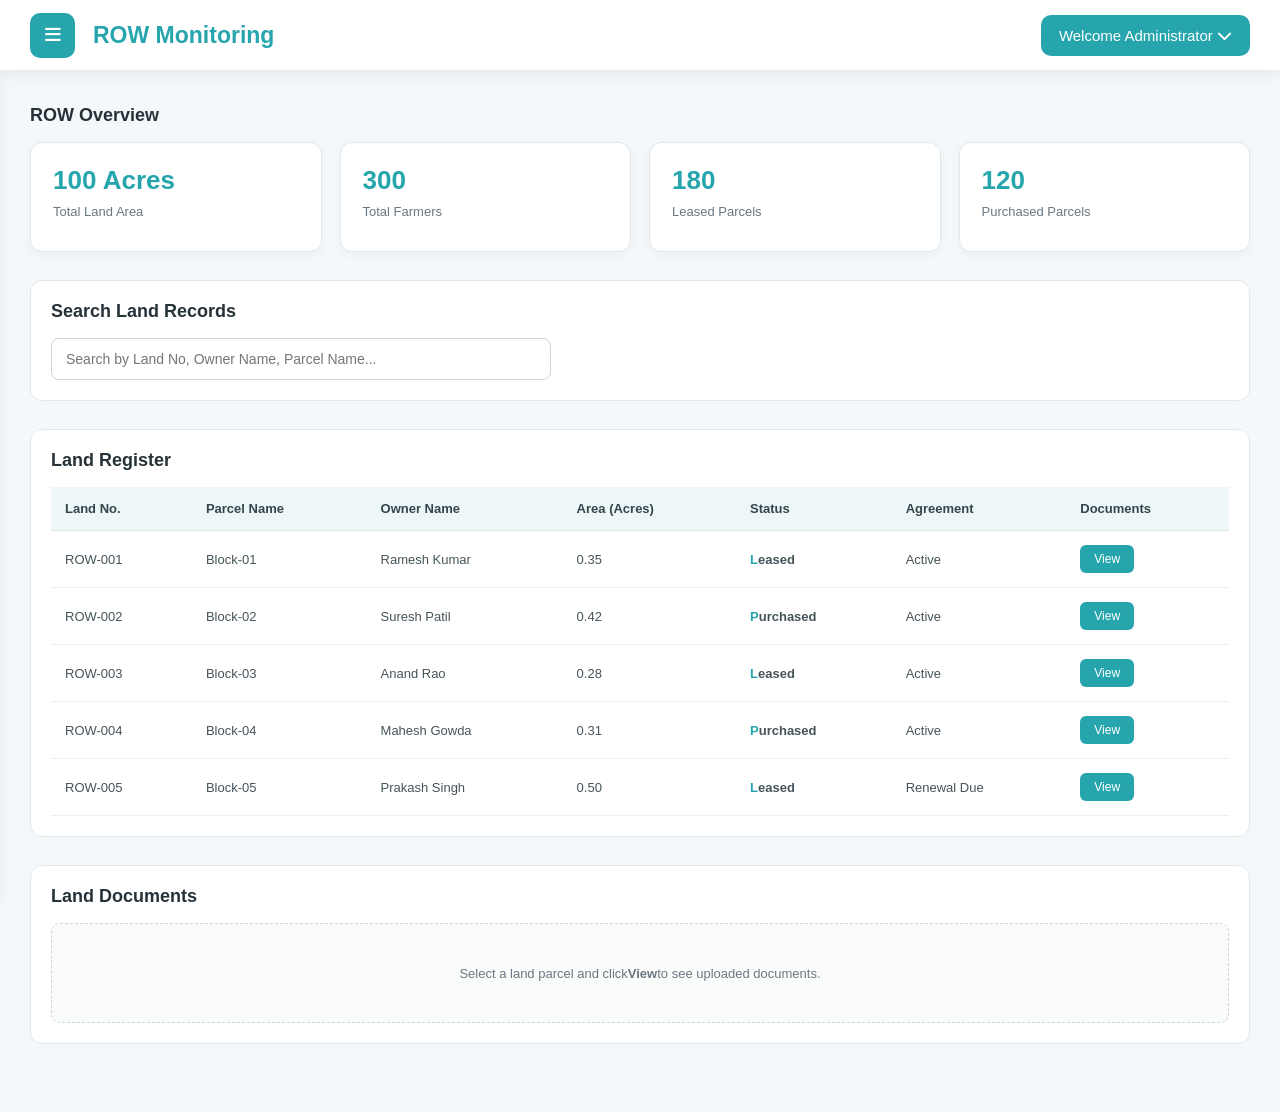
<file: row.html>
<!DOCTYPE html>
<html lang="en">

<head>

    <meta charset="UTF-8">

    <meta name="viewport"
          content="width=device-width, initial-scale=1.0">
<link rel="stylesheet"
      href="https://cdnjs.cloudflare.com/ajax/libs/font-awesome/6.5.2/css/all.min.css">
    <title>
        ROW Monitoring
    </title>

    <link rel="stylesheet" href="row.css">

</head>

<body>

    <!-- =======================================
         TOP BAR
    
    ======================================== -->
<header class="topbar">

    <div class="left-section">

        <button id="menuBtn">
            <i class="fas fa-bars"></i>
        </button>

        <h2>ROW Monitoring</h2>

    </div>

    <div class="right-section">

        <div class="profile">

            <button id="profileBtn">

                Welcome Administrator

                <i class="fas fa-chevron-down"></i>

            </button>

            <div class="profile-menu" id="profileMenu">

                <a href="#">Visit Profile</a>

                <a href="index.html">Logout</a>

            </div>

        </div>

    </div>

</header>

<!-- ================= SIDEBAR ================= -->

<nav id="sidebar">

    <h3>MENU</h3>

    <a href="dashboard.html">
        <i class="fas fa-home"></i>
        Dashboard
    </a>

    <a href="forecasting.html">
        <i class="fas fa-cloud-sun"></i>
        Forecasting
    </a>

    <a href="maintenance.html">
        <i class="fas fa-tools"></i>
        Unplanned Maintenance
    </a>

    <a href="row.html">
        <i class="fas fa-map-marked-alt"></i>
        ROW
    </a>

    <a href="cleaning.html">
        <i class="fas fa-broom"></i>
        Plant Cleaning Optimisation
    </a>

</nav>

    <!-- =======================================
         MAIN CONTENT
    ======================================== -->

    <main class="main-content">

        <!-- ROW OVERVIEW -->

        <section class="overview-section">

            <h2>
                ROW Overview
            </h2>

            <div class="overview-grid">

                <div class="overview-card">

                    <h3>100 Acres</h3>

                    <p>Total Land Area</p>

                </div>

                <div class="overview-card">

                    <h3>300</h3>

                    <p>Total Farmers</p>

                </div>

                <div class="overview-card">

                    <h3>180</h3>

                    <p>Leased Parcels</p>

                </div>

                <div class="overview-card">

                    <h3>120</h3>

                    <p>Purchased Parcels</p>

                </div>

            </div>

        </section>


        <!-- SEARCH -->

        <section class="search-section">

            <h2>
                Search Land Records
            </h2>

            <input
                type="text"
                id="searchInput"
                placeholder="Search by Land No, Owner Name, Parcel Name...">

        </section>


        <!-- LAND TABLE -->

        <section class="table-section">

            <h2>
                Land Register
            </h2>

            <div class="table-container">

                <table id="rowTable">

                    <thead>

                        <tr>

                            <th>Land No.</th>

                            <th>Parcel Name</th>

                            <th>Owner Name</th>

                            <th>Area (Acres)</th>

                            <th>Status</th>

                            <th>Agreement</th>

                            <th>Documents</th>

                        </tr>

                    </thead>

                    <tbody>

                        <tr>

                            <td>ROW-001</td>

                            <td>Block-01</td>

                            <td>Ramesh Kumar</td>

                            <td>0.35</td>

                            <td>Leased</td>

                            <td>Active</td>

                            <td>
                                <button class="doc-btn">
                                    View
                                </button>
                            </td>

                        </tr>

                        <tr>

                            <td>ROW-002</td>

                            <td>Block-02</td>

                            <td>Suresh Patil</td>

                            <td>0.42</td>

                            <td>Purchased</td>

                            <td>Active</td>

                            <td>
                                <button class="doc-btn">
                                    View
                                </button>
                            </td>

                        </tr>

                        <tr>

                            <td>ROW-003</td>

                            <td>Block-03</td>

                            <td>Anand Rao</td>

                            <td>0.28</td>

                            <td>Leased</td>

                            <td>Active</td>

                            <td>
                                <button class="doc-btn">
                                    View
                                </button>
                            </td>

                        </tr>

                        <tr>

                            <td>ROW-004</td>

                            <td>Block-04</td>

                            <td>Mahesh Gowda</td>

                            <td>0.31</td>

                            <td>Purchased</td>

                            <td>Active</td>

                            <td>
                                <button class="doc-btn">
                                    View
                                </button>
                            </td>

                        </tr>

                        <tr>

                            <td>ROW-005</td>

                            <td>Block-05</td>

                            <td>Prakash Singh</td>

                            <td>0.50</td>

                            <td>Leased</td>

                            <td>Renewal Due</td>

                            <td>
                                <button class="doc-btn">
                                    View
                                </button>
                            </td>

                        </tr>

                    </tbody>

                </table>

            </div>

        </section>


        <!-- DOCUMENT PREVIEW -->

        <section class="document-section">

            <h2>
                Land Documents
            </h2>

            <div id="documentViewer">

                Select a land parcel and click
                <strong>View</strong>
                to see uploaded documents.

            </div>

        </section>

    </main>


    <script src="row.js"></script>

</body>

</html>
</file>
<file: cleaning.css>
/* =====================================================
   SOLAR GENERATION LOSS OPTIMIZER
   PLANT CLEANING OPTIMISATION CSS
===================================================== */

*{
    margin:0;
    padding:0;
    box-sizing:border-box;
    font-family:'Poppins',sans-serif;
}


:root{

    --brand:#27A5AD;
    --brand-dark:#1d858c;

    --bg:#F5F8FA;

    --card:#ffffff;

    --text:#263238;

    --muted:#718096;

    --border:#e3e8ec;

    --danger:#d9534f;

    --danger-light:#fff1f0;

    --warning:#e6a23c;

    --success:#2e9d65;

}


body{

    background:var(--bg);

    color:var(--text);

    min-height:100vh;

}


/* =====================================================
   TOP BAR
===================================================== */

.topbar{

    width:100%;

    height:70px;

    background:#ffffff;

    display:flex;

    justify-content:space-between;

    align-items:center;

    padding:0 30px;

    box-shadow:0 3px 15px rgba(0,0,0,.08);

    position:fixed;

    top:0;
    left:0;

    z-index:999;

}


.left-section{

    display:flex;

    align-items:center;

    gap:18px;

}


.left-section h2{

    color:var(--brand);

    font-size:23px;

    font-weight:600;

}


/* =====================================================
   MENU BUTTON
===================================================== */

#menuBtn{

    width:45px;

    height:45px;

    border:none;

    border-radius:10px;

    background:var(--brand);

    color:#fff;

    cursor:pointer;

    transition:.3s;

    font-size:18px;

}


#menuBtn:hover{

    transform:rotate(90deg);

}


/* =====================================================
   PROFILE
===================================================== */

.profile{

    position:relative;

}


#profileBtn{

    background:var(--brand);

    color:white;

    border:none;

    padding:12px 18px;

    border-radius:10px;

    cursor:pointer;

    font-size:15px;

}


.profile-menu{

    display:none;

    position:absolute;

    right:0;

    top:55px;

    width:170px;

    background:white;

    border-radius:10px;

    box-shadow:0 10px 25px rgba(0,0,0,.15);

    overflow:hidden;

}


.profile-menu a{

    display:block;

    padding:14px;

    color:#333;

    text-decoration:none;

}


.profile-menu a:hover{

    background:var(--brand);

    color:white;

}


/* =====================================================
   SIDEBAR
===================================================== */

#sidebar{

    position:fixed;

    top:70px;

    left:-260px;

    width:250px;

    height:calc(100vh - 70px);

    background:white;

    box-shadow:5px 0 20px rgba(0,0,0,.1);

    transition:.4s;

    padding-top:20px;

    z-index:998;

}


#sidebar.active{

    left:0;

}


#sidebar h3{

    padding:20px;

    color:var(--brand);

    font-size:16px;

}


#sidebar a{

    display:flex;

    align-items:center;

    gap:14px;

    padding:18px 25px;

    color:#444;

    text-decoration:none;

    transition:.3s;

    font-size:14px;

}


#sidebar a i{

    width:22px;

    min-width:22px;

    text-align:center;

    color:var(--brand);

    font-size:16px;

}


#sidebar a:hover{

    background:var(--brand);

    color:white;

}


#sidebar a:hover i{

    color:white;

}


/* ACTIVE SIDEBAR ITEM */

#sidebar a.active{

    background:rgba(39,165,173,.10);

    color:var(--brand);

    font-weight:600;

    border-right:3px solid var(--brand);

}


#sidebar a.active i{

    color:var(--brand);

}


/* =====================================================
   MAIN CONTENT
===================================================== */

.main-content{

    margin-top:70px;

    padding:35px;

}


/* =====================================================
   PAGE HEADER
===================================================== */

.page-header{

    display:flex;

    justify-content:space-between;

    align-items:flex-end;

    margin-bottom:22px;

}


.page-header h1{

    font-size:25px;

    margin-bottom:7px;

}


.page-header p{

    color:var(--muted);

    font-size:14px;

}


.last-updated{

    font-size:12px;

    color:var(--muted);

}


.last-updated strong{

    color:var(--text);

}


/* =====================================================
   GENERATION ALERT
===================================================== */

.generation-alert{

    display:none;

    background:var(--danger-light);

    border:1px solid #f1c2be;

    border-left:5px solid var(--danger);

    border-radius:12px;

    padding:18px 20px;

    grid-template-columns:48px 1fr;

    gap:17px;

    align-items:center;

    margin-bottom:22px;

}


.generation-alert.show{

    display:grid;

}


.generation-alert-icon{

    width:42px;

    height:42px;

    border-radius:50%;

    background:#ffe0dc;

    color:var(--danger);

    display:flex;

    align-items:center;

    justify-content:center;

    font-size:19px;

}


.alert-label{

    color:var(--danger);

    font-size:10px;

    font-weight:700;

    letter-spacing:.5px;

    margin-bottom:4px;

}


.generation-alert h2{

    font-size:17px;

    margin-bottom:5px;

}


.generation-alert p{

    font-size:12px;

    color:#66727d;

    margin-bottom:9px;

}


.alert-details{

    display:flex;

    gap:7px;

    font-size:12px;

}


.alert-details span{

    color:var(--muted);

}


.alert-details strong{

    color:var(--danger);

}


/* =====================================================
   CONTACT CARD
===================================================== */

.contact-card{

    background:white;

    border:1px solid var(--border);

    border-left:5px solid var(--brand);

    border-radius:12px;

    padding:20px;

    display:grid;

    grid-template-columns:55px 1fr auto;

    gap:18px;

    align-items:center;

    margin-bottom:22px;

    box-shadow:0 2px 8px rgba(0,0,0,.025);

}


.contact-icon{

    width:46px;

    height:46px;

    border-radius:50%;

    background:rgba(39,165,173,.11);

    color:var(--brand);

    display:flex;

    align-items:center;

    justify-content:center;

    font-size:20px;

}


.contact-label{

    font-size:10px;

    color:var(--brand);

    font-weight:700;

    letter-spacing:.5px;

}


.contact-information h2{

    font-size:18px;

    margin:3px 0 4px;

}


.contact-information p{

    font-size:12px;

    color:var(--muted);

    margin-bottom:8px;

}


.contact-timing{

    display:flex;

    align-items:center;

    gap:7px;

    font-size:11px;

    color:#66727d;

}


.contact-timing i{

    color:var(--brand);

}


.contact-actions{

    display:flex;

    flex-direction:column;

    align-items:center;

    gap:6px;

}


.call-btn{

    display:inline-flex;

    align-items:center;

    justify-content:center;

    gap:8px;

    background:var(--brand);

    color:white;

    text-decoration:none;

    padding:11px 15px;

    border-radius:8px;

    font-size:12px;

    font-weight:600;

    transition:.25s;

}


.call-btn:hover{

    background:var(--brand-dark);

    transform:translateY(-2px);

}


.contact-number{

    font-size:11px;

    color:var(--muted);

}


/* =====================================================
   SUMMARY CARDS
===================================================== */

.summary-grid{

    display:grid;

    grid-template-columns:
        repeat(4,minmax(0,1fr));

    gap:15px;

    margin-bottom:22px;

}


.summary-card{

    background:white;

    border:1px solid var(--border);

    border-radius:12px;

    padding:17px;

    display:flex;

    align-items:center;

    gap:14px;

    box-shadow:0 2px 8px rgba(0,0,0,.025);

}


.summary-icon{

    width:42px;

    height:42px;

    border-radius:9px;

    background:rgba(39,165,173,.10);

    color:var(--brand);

    display:flex;

    align-items:center;

    justify-content:center;

    font-size:18px;

}


.summary-card span{

    display:block;

    font-size:9px;

    color:var(--muted);

    font-weight:700;

    letter-spacing:.4px;

}


.summary-card strong{

    display:block;

    font-size:23px;

    margin-top:2px;

}


.summary-card small{

    display:block;

    color:var(--muted);

    font-size:10px;

}


/* =====================================================
   GENERAL CARD
===================================================== */

.card{

    background:var(--card);

    border:1px solid var(--border);

    border-radius:12px;

    padding:20px;

    margin-bottom:20px;

    box-shadow:0 2px 8px rgba(0,0,0,.025);

}


.card-header{

    display:flex;

    align-items:flex-start;

    justify-content:space-between;

    gap:15px;

    margin-bottom:18px;

}


.card-header h2{

    font-size:17px;

    margin-bottom:5px;

}


.card-header p{

    font-size:12px;

    color:var(--muted);

}


.schedule-note{

    padding:6px 9px;

    border-radius:5px;

    background:rgba(39,165,173,.09);

    color:var(--brand);

    font-size:9px;

    font-weight:600;

    white-space:nowrap;

}


/* =====================================================
   TABLE
===================================================== */

.table-wrapper{

    width:100%;

    overflow-x:auto;

}


table{

    width:100%;

    border-collapse:collapse;

}


th{

    background:#f5f8f9;

    color:#5e6a73;

    font-size:10px;

    font-weight:700;

    text-align:left;

    padding:11px 10px;

    border-bottom:1px solid var(--border);

    white-space:nowrap;

}


td{

    padding:12px 10px;

    font-size:11px;

    border-bottom:1px solid #edf0f2;

    color:#4e5b64;

}


tbody tr:hover{

    background:#fafcfc;

}


tbody tr:last-child td{

    border-bottom:none;

}


/* =====================================================
   CLEANING STATUS
===================================================== */

.status-pill{

    display:inline-flex;

    align-items:center;

    gap:5px;

    padding:5px 8px;

    border-radius:20px;

    font-size:9px;

    font-weight:600;

    white-space:nowrap;

}


.status-due{

    background:#fff4e5;

    color:#c57a08;

}


.status-blocked{

    background:#fff1f0;

    color:var(--danger);

}


.status-ready{

    background:#eaf8f2;

    color:var(--success);

}


.status-completed{

    display:inline-block;

    background:#eaf8f2;

    color:var(--success);

    padding:5px 8px;

    border-radius:20px;

    font-size:9px;

    font-weight:600;

}


/* =====================================================
   ACTION BUTTONS
===================================================== */

.clean-btn{

    border:none;

    background:var(--brand);

    color:white;

    padding:7px 10px;

    border-radius:6px;

    font-size:10px;

    cursor:pointer;

    font-weight:600;

}


.clean-btn:hover{

    background:var(--brand-dark);

}


.clean-btn:disabled{

    background:#cbd5d8;

    cursor:not-allowed;

}


.view-btn{

    border:1px solid var(--brand);

    background:white;

    color:var(--brand);

    padding:7px 10px;

    border-radius:6px;

    font-size:10px;

    cursor:pointer;

}


/* =====================================================
   RULES
===================================================== */

.rules-grid{

    display:grid;

    grid-template-columns:
        repeat(4,minmax(0,1fr));

    gap:15px;

    margin-bottom:20px;

}


.rule-card{

    background:white;

    border:1px solid var(--border);

    border-radius:12px;

    padding:18px;

}


.rule-icon{

    width:36px;

    height:36px;

    border-radius:8px;

    background:rgba(39,165,173,.10);

    color:var(--brand);

    display:flex;

    align-items:center;

    justify-content:center;

    margin-bottom:12px;

}


.rule-card h3{

    font-size:13px;

    margin-bottom:7px;

}


.rule-card p{

    font-size:11px;

    color:var(--muted);

    line-height:1.6;

}


/* =====================================================
   RESPONSIVE
===================================================== */

@media(max-width:1100px){

    .summary-grid{

        grid-template-columns:
            repeat(2,minmax(0,1fr));

    }


    .rules-grid{

        grid-template-columns:
            repeat(2,minmax(0,1fr));

    }


    .contact-card{

        grid-template-columns:50px 1fr;

    }


    .contact-actions{

        grid-column:1 / -1;

        align-items:flex-start;

    }

}


@media(max-width:800px){

    .main-content{

        padding:25px 18px;

    }


    .page-header{

        flex-direction:column;

        align-items:flex-start;

        gap:10px;

    }


    .summary-grid{

        grid-template-columns:1fr 1fr;

    }

}


@media(max-width:600px){

    .topbar{

        padding:0 15px;

    }


    .left-section h2{

        font-size:17px;

    }


    #profileBtn{

        font-size:11px;

        padding:10px;

    }


    .main-content{

        padding:20px 12px;

    }


    .summary-grid{

        grid-template-columns:1fr;

    }


    .rules-grid{

        grid-template-columns:1fr;

    }


    .contact-card{

        grid-template-columns:1fr;

    }


    .contact-actions{

        grid-column:auto;

    }


    .generation-alert{

        grid-template-columns:1fr;

    }

}
</file>
<file: dashboard.css>
/* ===================================
   SOLAR GENERATION LOSS OPTIMIZER
   Dashboard CSS
   Brand Color : #27A5AD
=================================== */

*{
    margin:0;
    padding:0;
    box-sizing:border-box;
    font-family:'Poppins',sans-serif;
}

body{
    background:#F5F8FA;
    color:#222;
}

/* ===========================
        TOP HEADER
=========================== */

.topbar{
    width:100%;
    height:70px;
    background:#ffffff;
    display:flex;
    justify-content:space-between;
    align-items:center;
    padding:0 30px;
    box-shadow:0 3px 15px rgba(0,0,0,.08);
    position:fixed;
    top:0;
    left:0;
    z-index:999;
}

.left-section{
    display:flex;
    align-items:center;
    gap:18px;
}

.left-section h2{
    color:#27A5AD;
    font-size:23px;
    font-weight:600;
}

/* ===========================
        MENU BUTTON
=========================== */

#menuBtn{
    width:45px;
    height:45px;
    border:none;
    border-radius:10px;
    background:#27A5AD;
    color:#fff;
    cursor:pointer;
    transition:.3s;
    font-size:18px;
}

#menuBtn:hover{
    transform:rotate(90deg);
}

/* ===========================
        PROFILE
=========================== */

.profile{
    position:relative;
}

#profileBtn{
    background:#27A5AD;
    color:white;
    border:none;
    padding:12px 18px;
    border-radius:10px;
    cursor:pointer;
    font-size:15px;
}

.profile-menu{

    display:none;

    position:absolute;

    right:0;

    top:55px;

    width:170px;

    background:white;

    border-radius:10px;

    box-shadow:0 10px 25px rgba(0,0,0,.15);

    overflow:hidden;

}

.profile-menu a{

    display:block;

    padding:14px;

    color:#333;

    text-decoration:none;

}

.profile-menu a:hover{

    background:#27A5AD;

    color:white;

}

.profile:hover .profile-menu{

    display:block;

}
.upload-dgr-btn {

    background:#27A5AD;

    color:white;

    border:none;

    padding:10px 18px;

    border-radius:8px;

    font-size:14px;

    font-weight:600;

    cursor:pointer;

    transition:all 0.25s ease;

}

.upload-dgr-btn:hover {

    transform:translateY(-2px);

    box-shadow:0 5px 12px rgba(39,165,173,0.25);

}

.upload-dgr-btn:active {

    transform:scale(0.97);

}
/* ===========================
        SIDEBAR
=========================== */

#sidebar{

    position:fixed;

    top:70px;

    left:-260px;

    width:250px;

    height:100%;

    background:white;

    box-shadow:5px 0 20px rgba(0,0,0,.1);

    transition:.4s;

    padding-top:20px;

    z-index:999;

}

#sidebar.active{

    left:0;

}

#sidebar h3{

    padding:20px;

    color:#27A5AD;

}

#sidebar a{

    display:block;

    padding:18px 25px;

    color:#444;

    text-decoration:none;

    transition:.3s;

}

#sidebar a:hover{

    background:#27A5AD;

    color:white;

}

/* ===========================
        MAIN
=========================== */

.container{

    margin-top:95px;

    padding:35px;

}

/* ===========================
        FILTER BUTTONS
=========================== */

.filters{

    display:flex;

    gap:18px;

    flex-wrap:wrap;

    margin-bottom:25px;

}

.filter{

    background:white;

    border:none;

    padding:12px 22px;

    border-radius:30px;

    cursor:pointer;

    color:#27A5AD;

    font-weight:600;

    box-shadow:0 5px 15px rgba(0,0,0,.08);

    transition:.3s;

}

.filter:hover{

    background:#27A5AD;

    color:white;

    transform:translateY(-3px);

}

.filter.active{

    background:#27A5AD;

    color:white;

}
/* ===========================
        CUSTOM DATE
=========================== */

#customDateBox{

    display:none;

    align-items:flex-end;

    gap:20px;

    flex-wrap:wrap;

    background:#fff;

    padding:20px;

    margin-bottom:25px;

    border-radius:12px;

    box-shadow:0 5px 15px rgba(0,0,0,.08);

}

#customDateBox label{

    display:flex;

    flex-direction:column;

    font-size:14px;

    color:#555;

    font-weight:500;

}

#customDateBox input{

    width:170px;

    padding:10px 12px;

    margin-top:6px;

    border:1px solid #ccc;

    border-radius:8px;

    font-size:15px;

}

#customDateBox input:focus{

    border-color:#27A5AD;

    outline:none;

    box-shadow:0 0 8px rgba(39,165,173,.25);

}

#applyDate{

    background:#27A5AD;

    color:white;

    border:none;

    padding:11px 25px;

    border-radius:8px;

    cursor:pointer;

    transition:.3s;

    height:42px;

}

#applyDate:hover{

    background:#208b92;

}

#customDateBox label{

    display:block;

    margin-bottom:15px;

    color:#555;

}

#customDateBox input{

    margin-top:6px;

    width:170px;

    min-width:170px;

    max-width:170px;

    padding:10px 12px;

    border:1px solid #ccc;

    border-radius:8px;

    font-size:15px;

}

#applyDate{

    margin-top:15px;

    background:#27A5AD;

    color:white;

    border:none;

    padding:12px 24px;

    border-radius:8px;

    cursor:pointer;

}

/* ===========================
        KPI CARDS
=========================== */

.cards{

    display:grid;

    grid-template-columns:repeat(auto-fit,minmax(220px,1fr));

    gap:22px;

    margin-bottom:35px;

}

.card{

    background:white;

    padding:25px;

    border-radius:15px;

    box-shadow:0 10px 25px rgba(0,0,0,.08);

    transition:.3s;

}

.card:hover{

    transform:translateY(-6px);

}

.card h3{

    color:#666;

    margin-bottom:12px;

    font-size:16px;

}

.card h1{

    color:#27A5AD;

    font-size:30px;

}

/* ===========================
        WEATHER
=========================== */

.weather{

    background:white;

    padding:25px;

    border-radius:15px;

    box-shadow:0 10px 25px rgba(0,0,0,.08);

}

.weather h2{

    color:#27A5AD;

    margin-bottom:20px;

}

.weather-grid{

    display:grid;

    grid-template-columns:repeat(auto-fit,minmax(170px,1fr));

    gap:20px;

}

.weather-card{

    background:#F7FCFC;

    border-left:5px solid #27A5AD;

    border-radius:12px;

    padding:18px;

}

.weather-card span{

    color:#777;

    font-size:14px;

}

.weather-card h3{

    margin-top:10px;

    color:#27A5AD;

    font-size:24px;

}

/* ===========================
        RESPONSIVE
=========================== */

@media(max-width:768px){

.left-section h2{

    font-size:18px;

}

.container{

    padding:18px;

}

.filters{

    justify-content:center;

}

}
</file>
<file: forecasting.css>
/* =========================================================
   SOLAR GENERATION LOSS OPTIMIZER
   FORECASTING PAGE
   Brand: #27A5AD + White
========================================================= */
/* ==========================================
   COMMON DASHBOARD HEADER + SIDEBAR
   ========================================== */

@import url('https://fonts.googleapis.com/css2?family=Poppins:wght@300;400;500;600;700&display=swap');

/* =========================================================
   GLOBAL
========================================================= */

* {
    box-sizing: border-box;
    margin: 0;
    padding: 0;
}

body {
    font-family: Arial, Helvetica, sans-serif;
    background: #f4f7f8;
    color: #263238;
    min-height: 100vh;
}

*{
    margin:0;
    padding:0;
    box-sizing:border-box;
    font-family:'Poppins',sans-serif;
}

body{
    background:#F5F8FA;
    color:#222;
}

/* ===========================
        TOP HEADER
=========================== */

.topbar{
    width:100%;
    height:70px;
    background:#ffffff;
    display:flex;
    justify-content:space-between;
    align-items:center;
    padding:0 30px;
    box-shadow:0 3px 15px rgba(0,0,0,.08);
    position:fixed;
    top:0;
    left:0;
    z-index:999;
}

.left-section{
    display:flex;
    align-items:center;
    gap:18px;
}

.left-section h2{
    color:#27A5AD;
    font-size:23px;
    font-weight:600;
}

/* ===========================
        MENU BUTTON
=========================== */

#menuBtn{
    width:45px;
    height:45px;
    border:none;
    border-radius:10px;
    background:#27A5AD;
    color:#fff;
    cursor:pointer;
    transition:.3s;
    font-size:18px;
}

#menuBtn:hover{
    transform:rotate(90deg);
}

/* ===========================
        PROFILE
=========================== */

.profile{
    position:relative;
}

#profileBtn{
    background:#27A5AD;
    color:white;
    border:none;
    padding:12px 18px;
    border-radius:10px;
    cursor:pointer;
    font-size:15px;
}

.profile-menu{

    display:none;

    position:absolute;

    right:0;

    top:55px;

    width:170px;

    background:white;

    border-radius:10px;

    box-shadow:0 10px 25px rgba(0,0,0,.15);

    overflow:hidden;

}

.profile-menu a{

    display:block;

    padding:14px;

    color:#333;

    text-decoration:none;

}

.profile-menu a:hover{

    background:#27A5AD;

    color:white;

}

.profile:hover .profile-menu{

    display:block;

}
.upload-dgr-btn {

    background:#27A5AD;

    color:white;

    border:none;

    padding:10px 18px;

    border-radius:8px;

    font-size:14px;

    font-weight:600;

    cursor:pointer;

    transition:all 0.25s ease;

}

.upload-dgr-btn:hover {

    transform:translateY(-2px);

    box-shadow:0 5px 12px rgba(39,165,173,0.25);

}

.upload-dgr-btn:active {

    transform:scale(0.97);

}
/* ===========================
        SIDEBAR
=========================== */

#sidebar{

    position:fixed;

    top:70px;

    left:-260px;

    width:250px;

    height:100%;

    background:white;

    box-shadow:5px 0 20px rgba(0,0,0,.1);

    transition:.4s;

    padding-top:20px;

    z-index:999;

}

#sidebar.active{

    left:0;

}

#sidebar h3{

    padding:20px;

    color:#27A5AD;

}

#sidebar a{

    display:block;

    padding:18px 25px;

    color:#444;

    text-decoration:none;

    transition:.3s;

}

#sidebar a:hover{

    background:#27A5AD;

    color:white;

}

/* =========================================================
   MAIN CONTENT
========================================================= */

.main-content {
    width: 100%;

    padding: 100px 35px 45px;

    max-width: 1450px;

    margin: 0 auto;
}


/* =========================================================
   PRIORITY ALERT
========================================================= */

.priority-alert {
    display: flex;

    align-items: center;

    gap: 16px;

    background: #fff8e6;

    border: 1px solid #f2d58b;

    border-left: 5px solid #e0a900;

    border-radius: 10px;

    padding: 16px 18px;

    margin-bottom: 24px;

    animation: priorityPulse 2.5s ease-in-out infinite;
}


@keyframes priorityPulse {

    0% {
        box-shadow: 0 0 0 rgba(224, 169, 0, 0);
    }

    50% {
        box-shadow: 0 0 14px rgba(224, 169, 0, 0.15);
    }

    100% {
        box-shadow: 0 0 0 rgba(224, 169, 0, 0);
    }

}


.priority-icon {
    width: 34px;
    height: 34px;

    border-radius: 50%;

    background: #e0a900;

    color: #ffffff;

    display: flex;
    align-items: center;
    justify-content: center;

    font-weight: 700;

    flex-shrink: 0;
}


.priority-content {
    flex: 1;
}


.priority-content strong {
    display: block;

    color: #765600;

    font-size: 15px;

    margin-bottom: 4px;
}


.priority-content p {
    font-size: 13px;

    color: #6d6045;

    line-height: 1.5;
}


.check-btn {
    border: none;

    background: #27A5AD;

    color: #ffffff;

    padding: 10px 16px;

    border-radius: 7px;

    cursor: pointer;

    font-weight: 600;

    white-space: nowrap;

    transition: 0.2s ease;
}


.check-btn:hover {
    background: #208d94;
}


/* =========================================================
   GENERAL FORECAST CARD
========================================================= */

.forecast-card {
    background: #ffffff;

    border-radius: 12px;

    border: 1px solid #e4e9ea;

    padding: 24px;

    margin-bottom: 24px;

    box-shadow: 0 4px 15px rgba(0, 0, 0, 0.045);
}


.card-header {
    display: flex;

    align-items: center;

    justify-content: space-between;

    gap: 20px;

    margin-bottom: 20px;
}


.card-header h2 {
    font-size: 18px;

    color: #263238;

    margin-bottom: 5px;
}


.card-header p {
    color: #78909c;

    font-size: 13px;

    line-height: 1.5;
}


.schedule-date {
    background: #eef9fa;

    color: #27A5AD;

    border-radius: 7px;

    padding: 8px 12px;

    font-size: 13px;

    font-weight: 600;
}


/* =========================================================
   TRAS STATUS
========================================================= */

.tras-status {
    display: flex;

    align-items: center;

    gap: 9px;

    padding: 13px 15px;

    background: #fff2f2;

    border: 1px solid #f0cccc;

    border-radius: 8px;

    color: #b32626;

    font-size: 14px;

    margin-bottom: 15px;
}


.status-dot {
    width: 9px;
    height: 9px;

    border-radius: 50%;

    background: #d93025;

    box-shadow: 0 0 0 4px rgba(217, 48, 37, 0.1);

    flex-shrink: 0;
}


/* =========================================================
   TRAS SCHEDULE
========================================================= */

.tras-schedule {
    display: flex;

    align-items: center;

    justify-content: space-between;

    gap: 20px;

    background: #f7fafb;

    border: 1px solid #e4eaeb;

    border-radius: 9px;

    padding: 17px;
}


.schedule-title {
    display: flex;

    align-items: center;

    gap: 10px;

    font-weight: 600;

    color: #37474f;
}


.excel-icon {
    width: 29px;
    height: 32px;

    display: inline-flex;

    align-items: center;
    justify-content: center;

    background: #217346;

    color: #ffffff;

    border-radius: 4px;

    font-size: 13px;

    font-weight: 700;

    position: relative;

    box-shadow: inset 0 -4px 0 rgba(0, 0, 0, 0.12);
}


.excel-icon::after {
    content: "";

    position: absolute;

    right: -5px;
    top: 4px;

    width: 6px;
    height: 24px;

    background: #ffffff;

    border-top: 1px solid #217346;
    border-bottom: 1px solid #217346;

    border-right: 1px solid #217346;
}


.schedule-value {
    color: #455a64;

    font-size: 14px;
}


.schedule-value strong {
    color: #27A5AD;

    font-size: 16px;
}


/* =========================================================
   CONTACT
========================================================= */

.contact-section {
    display: flex;

    align-items: center;

    gap: 9px;

    margin-top: 18px;

    color: #455a64;

    font-size: 14px;
}


.contact-section strong {
    color: #263238;
}


/* =========================================================
   COMMUNICATION BUTTONS
========================================================= */

.communication-actions {
    display: flex;

    gap: 10px;

    margin-top: 15px;

    flex-wrap: wrap;
}


.secondary-btn {
    background: #ffffff;

    border: 1px solid #27A5AD;

    color: #27A5AD;

    padding: 9px 15px;

    border-radius: 7px;

    font-size: 13px;

    cursor: pointer;

    transition: 0.2s ease;
}


.secondary-btn:hover {
    background: #27A5AD;

    color: #ffffff;
}


/* =========================================================
   LOAD TABLE
========================================================= */

.load-table-wrapper {
    width: 100%;

    overflow-x: auto;
}


.load-table {
    width: 100%;

    border-collapse: collapse;

    min-width: 600px;
}


.load-table th {
    background: #eef9fa;

    color: #287f84;

    text-align: left;

    padding: 13px;

    font-size: 13px;

    border-bottom: 1px solid #d9e8e9;
}


.load-table td {
    padding: 14px 13px;

    border-bottom: 1px solid #edf1f2;

    font-size: 14px;
}


.load-table input {
    width: 100%;

    max-width: 220px;

    padding: 10px 11px;

    border: 1px solid #ccd6d8;

    border-radius: 7px;

    font-size: 14px;
}


.load-table input:focus {
    outline: none;

    border-color: #27A5AD;

    box-shadow: 0 0 0 3px rgba(39, 165, 173, 0.1);
}


.load-submit-area {
    display: flex;

    align-items: center;

    gap: 15px;

    margin-top: 18px;
}


/* =========================================================
   BUTTONS
========================================================= */

.primary-btn {
    border: none;

    background: #27A5AD;

    color: #ffffff;

    padding: 10px 20px;

    border-radius: 7px;

    font-size: 14px;

    font-weight: 600;

    cursor: pointer;

    transition: 0.2s ease;
}


.primary-btn:hover {
    background: #208d94;

    transform: translateY(-1px);
}


.form-status {
    font-size: 13px;

    color: #27A5AD;
}


/* =========================================================
   WEATHER
========================================================= */

.upload-frequency {
    background: #eef9fa;

    color: #27A5AD;

    padding: 8px 12px;

    border-radius: 7px;

    font-size: 12px;

    font-weight: 600;

    white-space: nowrap;
}


.weather-grid {
    display: grid;

    grid-template-columns: repeat(2, minmax(300px, 1fr));

    gap: 24px;
}


.weather-report-card {
    background: #fbfcfc;

    border: 1px solid #e3e9ea;

    border-radius: 10px;

    padding: 17px;

    transition: 0.25s ease;
}


.weather-report-card:hover {
    border-color: #a7dfe2;

    box-shadow: 0 5px 16px rgba(39, 165, 173, 0.08);
}


.weather-time {
    color: #27A5AD;

    font-size: 15px;

    font-weight: 700;

    margin-bottom: 12px;
}


.weather-photo {
    display: block;

    width: 100%;

    height: 220px;

    object-fit: cover;

    border-radius: 8px;

    border: 1px solid #dfe6e7;
}


.photo-label {
    color: #78909c;

    font-size: 11px;

    margin-top: 7px;
}


.photo-placeholder {
    height: 220px;

    border: 2px dashed #cfd9da;

    border-radius: 8px;

    background: #f7fafb;

    display: flex;

    flex-direction: column;

    align-items: center;

    justify-content: center;

    color: #78909c;
}


.photo-placeholder span {
    font-size: 34px;

    margin-bottom: 7px;
}


.photo-placeholder p {
    font-size: 13px;
}


.weather-report-card label {
    display: block;

    color: #455a64;

    font-size: 13px;

    font-weight: 600;

    margin-top: 16px;

    margin-bottom: 7px;
}


.weather-comment {
    width: 100%;

    min-height: 82px;

    resize: vertical;

    border: 1px solid #ccd6d8;

    border-radius: 7px;

    padding: 10px;

    font-family: Arial, Helvetica, sans-serif;

    font-size: 13px;

    line-height: 1.5;
}


.weather-comment:focus {
    outline: none;

    border-color: #27A5AD;

    box-shadow: 0 0 0 3px rgba(39, 165, 173, 0.1);
}


.send-weather-btn {
    margin-top: 11px;

    background: #27A5AD;

    color: #ffffff;

    border: none;

    padding: 10px 14px;

    border-radius: 7px;

    cursor: pointer;

    font-size: 13px;

    font-weight: 600;

    transition: 0.2s ease;
}


.send-weather-btn:hover {
    background: #208d94;
}


.weather-status {
    min-height: 18px;

    margin-top: 9px;

    font-size: 12px;

    color: #27A5AD;
}


/* =========================================================
   UPLOAD PHOTO
========================================================= */

.upload-photo-area {
    display: flex;

    align-items: center;

    gap: 15px;

    margin-top: 22px;

    flex-wrap: wrap;
}


.upload-photo-btn {
    background: #ffffff;

    border: 1px solid #27A5AD;

    color: #27A5AD;

    padding: 10px 17px;

    border-radius: 7px;

    cursor: pointer;

    font-weight: 600;

    font-size: 13px;

    transition: 0.2s ease;
}


.upload-photo-btn:hover {
    background: #27A5AD;

    color: #ffffff;
}


.selected-photo-name {
    color: #607d8b;

    font-size: 12px;
}


/* =========================================================
   CURTAILMENT SUMMARY
========================================================= */

.curtailment-summary {
    display: grid;

    grid-template-columns: repeat(4, 1fr);

    gap: 15px;
}


.summary-item {
    background: #f7fafb;

    border: 1px solid #e2e9ea;

    border-radius: 9px;

    padding: 17px;
}


.summary-item span {
    display: block;

    color: #78909c;

    font-size: 12px;

    margin-bottom: 8px;
}


.summary-item strong {
    color: #27A5AD;

    font-size: 20px;
}


/* =========================================================
   MODAL
========================================================= */

.modal-overlay {
    display: none;

    position: fixed;

    inset: 0;

    background: rgba(22, 36, 39, 0.45);

    z-index: 2000;

    align-items: center;

    justify-content: center;

    padding: 20px;
}


.modal-overlay.show {
    display: flex;
}


.modal {
    width: 100%;

    max-width: 500px;

    background: #ffffff;

    border-radius: 12px;

    padding: 25px;

    position: relative;

    box-shadow: 0 15px 50px rgba(0, 0, 0, 0.2);

    animation: modalOpen 0.2s ease;
}


@keyframes modalOpen {

    from {
        opacity: 0;
        transform: translateY(10px);
    }

    to {
        opacity: 1;
        transform: translateY(0);
    }

}


.modal h2 {
    font-size: 19px;

    color: #263238;

    margin-bottom: 8px;
}


.modal > p {
    color: #78909c;

    font-size: 13px;

    line-height: 1.5;

    margin-bottom: 18px;
}


.modal-close {
    position: absolute;

    top: 12px;
    right: 14px;

    border: none;

    background: transparent;

    color: #78909c;

    font-size: 25px;

    cursor: pointer;
}


.modal-close:hover {
    color: #263238;
}


.modal select,
.modal textarea {
    width: 100%;

    padding: 11px;

    border: 1px solid #ccd6d8;

    border-radius: 7px;

    margin-bottom: 13px;

    font-family: inherit;

    font-size: 13px;
}


.modal select:focus,
.modal textarea:focus {
    outline: none;

    border-color: #27A5AD;
}


.modal textarea {
    min-height: 100px;

    resize: vertical;
}


/* =========================================================
   CHAT
========================================================= */

.chat-window {
    height: 270px;

    overflow-y: auto;

    background: #f5f8f9;

    border: 1px solid #e0e7e8;

    border-radius: 8px;

    padding: 13px;

    margin-bottom: 12px;
}


.chat-message {
    background: #ffffff;

    border: 1px solid #e1e7e8;

    border-radius: 8px;

    padding: 11px;

    max-width: 85%;

    margin-bottom: 10px;
}


.chat-message strong {
    display: block;

    color: #27A5AD;

    font-size: 12px;

    margin-bottom: 4px;
}


.chat-message p {
    font-size: 13px;

    color: #455a64;

    line-height: 1.4;
}


.chat-message span {
    display: block;

    text-align: right;

    margin-top: 6px;

    color: #90a4ae;

    font-size: 10px;
}


.chat-input-area {
    display: flex;

    gap: 8px;
}


.chat-input-area input {
    flex: 1;

    border: 1px solid #ccd6d8;

    border-radius: 7px;

    padding: 10px;

    font-size: 13px;
}


.chat-input-area input:focus {
    outline: none;

    border-color: #27A5AD;
}


.chat-input-area button {
    background: #27A5AD;

    color: #ffffff;

    border: none;

    border-radius: 7px;

    padding: 0 16px;

    cursor: pointer;

    font-weight: 600;
}


/* =========================================================
   RESPONSIVE
========================================================= */

@media (max-width: 1000px) {

    .weather-grid {
        grid-template-columns: 1fr;
    }

    .curtailment-summary {
        grid-template-columns: repeat(2, 1fr);
    }

}


@media (max-width: 700px) {

    .top-header {
        padding: 0 15px;
    }

    .header-left h1 {
        font-size: 18px;
    }

    .profile-btn {
        font-size: 12px;

        padding: 9px 10px;
    }

    .main-content {
        padding: 90px 15px 30px;
    }

    .forecast-card {
        padding: 17px;
    }

    .priority-alert {
        align-items: flex-start;

        flex-wrap: wrap;
    }

    .check-btn {
        margin-left: 50px;
    }

    .tras-schedule {
        flex-direction: column;

        align-items: flex-start;
    }

    .card-header {
        align-items: flex-start;

        flex-direction: column;
    }

    .curtailment-summary {
        grid-template-columns: 1fr;
    }

    .weather-photo,
    .photo-placeholder {
        height: 200px;
    }

}


@media (max-width: 450px) {

    .header-left {
        gap: 10px;
    }

    .header-left h1 {
        font-size: 16px;
    }

    .profile-btn {
        max-width: 150px;

        overflow: hidden;

        white-space: nowrap;

        text-overflow: ellipsis;
    }

    .menu-btn {
        width: 38px;
        height: 38px;

        font-size: 20px;
    }

}
</file>
<file: maintenance.css>
/* =====================================================
   SOLAR GENERATION LOSS OPTIMIZER
   UNPLANNED MAINTENANCE — COMPLETE CSS
   Consistent with Dashboard + Forecasting
===================================================== */


/* =====================================================
   GLOBAL RESET
===================================================== */

* {
    margin: 0;
    padding: 0;
    box-sizing: border-box;
}

:root {

    --brand: #27A5AD;
    --brand-dark: #1d858c;

    --background: #F5F8FA;
    --white: #ffffff;

    --text: #263238;
    --text-light: #66727d;
    --muted: #718096;

    --border: #e3e8ec;

    --danger: #d9534f;
    --danger-light: #fff1f0;

    --warning: #e6a23c;

    --success: #2e9d65;

    --sidebar-width: 250px;
}


html {
    scroll-behavior: smooth;
}


body {

    font-family: 'Poppins', sans-serif;

    background: var(--background);

    color: var(--text);

    min-height: 100vh;

}


/* =====================================================
   TOP BAR
===================================================== */

.topbar {

    width: 100%;

    height: 70px;

    background: var(--white);

    display: flex;

    justify-content: space-between;

    align-items: center;

    padding: 0 30px;

    box-shadow: 0 3px 15px rgba(0,0,0,0.08);

    position: fixed;

    top: 0;
    left: 0;

    z-index: 999;

}


/* =====================================================
   LEFT SECTION
===================================================== */

.left-section {

    display: flex;

    align-items: center;

    gap: 18px;

}


.left-section h2 {

    color: var(--brand);

    font-size: 23px;

    font-weight: 600;

    line-height: 1;

}


/* =====================================================
   MENU BUTTON
   SAME SIZE / STYLE AS DASHBOARD
===================================================== */

#menuBtn {

    width: 45px;

    height: 45px;

    min-width: 45px;

    border: none;

    border-radius: 10px;

    background: var(--brand);

    color: #ffffff;

    display: flex;

    align-items: center;

    justify-content: center;

    cursor: pointer;

    transition: 0.3s;

    font-size: 18px;

}


#menuBtn i {

    font-size: 18px;

    color: #ffffff;

}


#menuBtn:hover {

    transform: rotate(90deg);

}


/* =====================================================
   RIGHT SECTION
===================================================== */

.right-section {

    display: flex;

    align-items: center;

}


/* =====================================================
   PROFILE
===================================================== */

.profile {

    position: relative;

}


#profileBtn {

    background: var(--brand);

    color: #ffffff;

    border: none;

    padding: 12px 18px;

    border-radius: 10px;

    cursor: pointer;

    font-family: 'Poppins', sans-serif;

    font-size: 14px;

    font-weight: 500;

    display: flex;

    align-items: center;

    gap: 8px;

}


#profileBtn:hover {

    background: var(--brand-dark);

}


#profileBtn i {

    font-size: 11px;

    color: #ffffff;

}


/* =====================================================
   PROFILE DROPDOWN
===================================================== */

.profile-menu {

    display: none;

    position: absolute;

    right: 0;

    top: 55px;

    width: 175px;

    background: #ffffff;

    border-radius: 10px;

    box-shadow: 0 10px 25px rgba(0,0,0,0.15);

    overflow: hidden;

    z-index: 1100;

}


.profile-menu a {

    display: block;

    padding: 13px 15px;

    color: #333;

    text-decoration: none;

    font-size: 13px;

    font-weight: 400;

}


.profile-menu a:hover {

    background: var(--brand);

    color: #ffffff;

}


/* =====================================================
   SIDEBAR
   IMPORTANT:
   ICON SIZE + COLOR MATCH DASHBOARD / FORECASTING
===================================================== */

#sidebar {

    position: fixed;

    top: 70px;

    left: -260px;

    width: var(--sidebar-width);

    height: calc(100vh - 70px);

    background: #ffffff;

    box-shadow: 5px 0 20px rgba(0,0,0,0.10);

    transition: left 0.4s ease;

    padding-top: 20px;

    z-index: 998;

    overflow-y: auto;

}


#sidebar.active {

    left: 0;

}


/* =====================================================
   SIDEBAR TITLE
===================================================== */

#sidebar h3 {

    padding: 20px;

    color: var(--brand);

    font-size: 14px;

    font-weight: 600;

    letter-spacing: 0.5px;

}


/* =====================================================
   SIDEBAR LINKS
===================================================== */

#sidebar a {

    display: flex;

    align-items: center;

    gap: 14px;

    padding: 17px 25px;

    color: #444;

    text-decoration: none;

    font-size: 14px;

    font-weight: 400;

    transition: 0.3s;

}


/* =====================================================
   SIDEBAR ICONS
   THIS FIXES YOUR CURRENT ISSUE
===================================================== */

#sidebar a i {

    width: 22px;

    min-width: 22px;

    text-align: center;

    color: var(--brand);

    font-size: 17px;

    line-height: 1;

    transition: 0.3s;

}


/* Sidebar text */

#sidebar a span {

    font-size: 14px;

    color: #444;

}


/* Hover */

#sidebar a:hover {

    background: var(--brand);

    color: #ffffff;

}


#sidebar a:hover i {

    color: #ffffff;

}


#sidebar a:hover span {

    color: #ffffff;

}


/* Active page */

#sidebar a[href="maintenance.html"] {

    background: rgba(39,165,173,0.10);

    color: var(--brand);

    font-weight: 500;

}


#sidebar a[href="maintenance.html"] i {

    color: var(--brand);

}


#sidebar a[href="maintenance.html"] span {

    color: var(--brand);

}


/* =====================================================
   MAIN CONTENT
===================================================== */

.main-content {

    margin-top: 70px;

    padding: 35px;

    width: 100%;

}


/* =====================================================
   PAGE HEADER
===================================================== */

.page-header {

    display: flex;

    justify-content: space-between;

    align-items: flex-end;

    margin-bottom: 22px;

}


.page-header h1 {

    font-size: 25px;

    font-weight: 600;

    color: var(--text);

    margin-bottom: 7px;

}


.page-header p {

    color: var(--muted);

    font-size: 14px;

}


.last-updated {

    font-size: 12px;

    color: var(--muted);

}


.last-updated strong {

    color: var(--text);

    font-weight: 500;

}


/* =====================================================
   PRIORITY MAINTENANCE CARD
===================================================== */

.priority-card {

    background: var(--danger-light);

    border: 1px solid #f2c4c0;

    border-left: 5px solid var(--danger);

    border-radius: 12px;

    padding: 18px 20px;

    display: grid;

    grid-template-columns: 48px 1fr auto;

    gap: 18px;

    align-items: center;

    margin-bottom: 22px;

}


/* Warning icon */

.priority-icon {

    width: 42px;

    height: 42px;

    border-radius: 50%;

    background: #ffe0dc;

    color: var(--danger);

    display: flex;

    align-items: center;

    justify-content: center;

    font-size: 21px;

    font-weight: 600;

}


/* =====================================================
   PRIORITY INFORMATION
===================================================== */

.priority-title {

    font-size: 11px;

    color: var(--danger);

    font-weight: 700;

    letter-spacing: 0.5px;

    margin-bottom: 4px;

}


.priority-information h2 {

    font-size: 19px;

    font-weight: 600;

    margin-bottom: 4px;

}


.priority-information p {

    font-size: 13px;

    color: #66727d;

    margin-bottom: 12px;

    line-height: 1.5;

}


/* =====================================================
   PRIORITY DETAILS
===================================================== */

.priority-details {

    display: flex;

    gap: 30px;

    flex-wrap: wrap;

}


.priority-details div {

    display: flex;

    flex-direction: column;

    gap: 3px;

}


.priority-details span {

    font-size: 10px;

    color: var(--muted);

}


.priority-details strong {

    font-size: 13px;

    font-weight: 600;

}


.risk-high {

    color: var(--danger);

    font-size: 17px !important;

}


/* =====================================================
   PRIORITY ACTIONS
===================================================== */

.priority-actions {

    min-width: 125px;

    display: flex;

    flex-direction: column;

    gap: 8px;

}


.approve-btn,
.decline-btn {

    border: none;

    border-radius: 7px;

    padding: 9px 13px;

    cursor: pointer;

    font-family: 'Poppins', sans-serif;

    font-size: 12px;

    font-weight: 600;

    transition: 0.2s;

}


.approve-btn {

    background: var(--success);

    color: #ffffff;

}


.decline-btn {

    background: #ffffff;

    border: 1px solid #d8a5a2;

    color: var(--danger);

}


.approve-btn:hover {

    opacity: 0.9;

}


.decline-btn:hover {

    background: #fff7f6;

}


.approve-btn:disabled,
.decline-btn:disabled {

    opacity: 0.55;

    cursor: not-allowed;

}


/* =====================================================
   PRIORITY STATUS
===================================================== */

.priority-status {

    font-size: 11px;

    text-align: center;

    min-height: 15px;

}


/* =====================================================
   MAIN GRID
===================================================== */

.maintenance-layout {

    display: grid;

    grid-template-columns: minmax(0, 1fr) 285px;

    gap: 20px;

    align-items: start;

}


.maintenance-main {

    min-width: 0;

}


/* =====================================================
   GENERAL CARD
===================================================== */

.card {

    background: var(--white);

    border: 1px solid var(--border);

    border-radius: 12px;

    padding: 20px;

    margin-bottom: 20px;

    box-shadow: 0 2px 8px rgba(0,0,0,0.025);

}


/* =====================================================
   CARD HEADER
===================================================== */

.card-header {

    display: flex;

    align-items: flex-start;

    justify-content: space-between;

    gap: 15px;

    margin-bottom: 18px;

}


.card-header h2 {

    font-size: 17px;

    font-weight: 600;

    margin-bottom: 5px;

}


.card-header p {

    font-size: 12px;

    color: var(--muted);

}


/* =====================================================
   DEMO LABEL
===================================================== */

.demo-label {

    padding: 5px 8px;

    border-radius: 5px;

    background: #f2f4f5;

    color: #7c8790;

    font-size: 9px;

    font-weight: 700;

    white-space: nowrap;

}


/* =====================================================
   PROBABILITY CHART
===================================================== */

.chart-container {

    width: 100%;

    height: 320px;

    position: relative;

}


.chart-container canvas {

    width: 100% !important;

    height: 100% !important;

}


/* =====================================================
   PREDICTION CARDS
===================================================== */

.prediction-grid {

    display: grid;

    grid-template-columns: repeat(3, minmax(0,1fr));

    gap: 12px;

}


.prediction-card {

    border: 1px solid var(--border);

    border-radius: 10px;

    padding: 15px;

    background: #fcfdfd;

    transition: transform 0.2s ease,
                box-shadow 0.2s ease;

}


.prediction-card:hover {

    transform: translateY(-2px);

    box-shadow: 0 5px 15px rgba(0,0,0,0.07);

}


/* =====================================================
   EQUIPMENT ICON
===================================================== */

.prediction-card-header {

    display: flex;

    align-items: center;

    gap: 9px;

    margin-bottom: 13px;

}


.equipment-icon {

    width: 30px;

    height: 30px;

    border-radius: 7px;

    background: rgba(39,165,173,0.11);

    color: var(--brand);

    display: flex;

    align-items: center;

    justify-content: center;

    font-size: 16px;

}


.prediction-card-header strong {

    font-size: 13px;

    font-weight: 600;

}


/* =====================================================
   RISK
===================================================== */

.prediction-risk {

    display: grid;

    grid-template-columns: 1fr auto;

    gap: 3px 8px;

    margin-bottom: 9px;

}


.prediction-risk span {

    grid-column: 1 / -1;

    font-size: 10px;

    color: var(--muted);

}


.prediction-risk strong {

    font-size: 14px;

    font-weight: 600;

}


.prediction-risk b {

    font-size: 16px;

    color: var(--danger);

}


.prediction-card p {

    font-size: 11px;

    color: #687681;

    line-height: 1.5;

    min-height: 48px;

}


.secondary-risk {

    margin-top: 10px;

    padding-top: 9px;

    border-top: 1px solid var(--border);

    font-size: 11px;

    color: var(--muted);

}


.secondary-risk strong {

    color: var(--text);

}


/* =====================================================
   PIE CHART GRID
===================================================== */

.pie-grid {

    display: grid;

    grid-template-columns: repeat(4, minmax(0,1fr));

    gap: 15px;

}


.pie-card {

    border: 1px solid var(--border);

    border-radius: 10px;

    padding: 13px;

    text-align: center;

    background: #fcfdfd;

}


.pie-card h3 {

    font-size: 13px;

    font-weight: 600;

    margin-bottom: 9px;

}


.pie-wrapper {

    width: 145px;

    height: 145px;

    margin: auto;

}


.pie-wrapper canvas {

    width: 100% !important;

    height: 100% !important;

}


.pie-card p {

    font-size: 10px;

    color: var(--muted);

    margin-top: 8px;

}


/* =====================================================
   TABLE
===================================================== */

.table-wrapper {

    width: 100%;

    overflow-x: auto;

}


table {

    width: 100%;

    border-collapse: collapse;

}


th {

    background: #f5f8f9;

    color: #5e6a73;

    font-size: 10px;

    font-weight: 700;

    text-align: left;

    padding: 11px 10px;

    border-bottom: 1px solid var(--border);

    white-space: nowrap;

}


td {

    padding: 11px 10px;

    font-size: 11px;

    border-bottom: 1px solid #edf0f2;

    color: #4e5b64;

}


tbody tr:hover {

    background: #fafcfc;

}


tbody tr:last-child td {

    border-bottom: none;

}


/* =====================================================
   ADMIN PANEL
===================================================== */

.admin-panel {

    background: #ffffff;

    border: 1px solid var(--border);

    border-radius: 12px;

    overflow: hidden;

    position: sticky;

    top: 95px;

    box-shadow: 0 2px 8px rgba(0,0,0,0.025);

}


/* =====================================================
   ADMIN HEADER
===================================================== */

.admin-panel-header {

    padding: 17px;

    border-bottom: 1px solid var(--border);

    background: #fbfcfc;

}


.admin-panel-header > span {

    display: inline-block;

    font-size: 9px;

    font-weight: 700;

    color: #ffffff;

    background: var(--brand);

    border-radius: 4px;

    padding: 4px 6px;

    margin-bottom: 8px;

}


.admin-panel-header h2 {

    font-size: 15px;

    font-weight: 600;

    margin-bottom: 4px;

}


.admin-panel-header p {

    font-size: 11px;

    color: var(--muted);

}


/* =====================================================
   ADMIN FORM
===================================================== */

.admin-form {

    padding: 16px;

    border-bottom: 1px solid var(--border);

}


.admin-form label {

    display: block;

    font-size: 10px;

    color: #66727c;

    margin-bottom: 5px;

    margin-top: 10px;

}


.admin-form label:first-child {

    margin-top: 0;

}


.admin-form input,
.admin-form select {

    width: 100%;

    padding: 9px 8px;

    border: 1px solid #dce2e5;

    border-radius: 6px;

    outline: none;

    background: #ffffff;

    color: var(--text);

    font-family: 'Poppins', sans-serif;

    font-size: 11px;

}


.admin-form input:focus,
.admin-form select:focus {

    border-color: var(--brand);

    box-shadow: 0 0 0 2px rgba(39,165,173,0.08);

}


/* =====================================================
   ADD LOG BUTTON
===================================================== */

.admin-add-btn {

    width: 100%;

    margin-top: 15px;

    border: none;

    border-radius: 7px;

    background: var(--brand);

    color: #ffffff;

    padding: 10px;

    font-family: 'Poppins', sans-serif;

    font-size: 11px;

    font-weight: 600;

    cursor: pointer;

    transition: 0.2s;

}


.admin-add-btn:hover {

    background: var(--brand-dark);

}


.admin-log-status {

    font-size: 10px;

    margin-top: 8px;

    text-align: center;

    min-height: 13px;

}


/* =====================================================
   ADMIN LOG TABLE
===================================================== */

.admin-log-table-wrapper {

    padding: 15px;

}


.admin-log-table-wrapper h3 {

    font-size: 12px;

    font-weight: 600;

    margin-bottom: 10px;

}


.admin-log-table-wrapper table {

    table-layout: fixed;

}


.admin-log-table-wrapper th,
.admin-log-table-wrapper td {

    padding: 8px 5px;

    font-size: 9px;

}


.admin-log-table-wrapper th:nth-child(1),
.admin-log-table-wrapper td:nth-child(1) {

    width: 25%;

}


.admin-log-table-wrapper th:nth-child(2),
.admin-log-table-wrapper td:nth-child(2) {

    width: 45%;

}


.admin-log-table-wrapper th:nth-child(3),
.admin-log-table-wrapper td:nth-child(3) {

    width: 30%;

}


/* =====================================================
   BUTTON / INPUT DISABLED
===================================================== */

button:disabled {

    cursor: not-allowed;

}


/* =====================================================
   RESPONSIVE — 1200px
===================================================== */

@media (max-width: 1200px) {

    .maintenance-layout {

        grid-template-columns: 1fr 250px;

    }


    .pie-grid {

        grid-template-columns: repeat(3, minmax(0,1fr));

    }

}


/* =====================================================
   RESPONSIVE — 1000px
===================================================== */

@media (max-width: 1000px) {

    .maintenance-layout {

        grid-template-columns: 1fr;

    }


    .admin-panel {

        position: static;

    }


    .prediction-grid {

        grid-template-columns: repeat(2, minmax(0,1fr));

    }


    .pie-grid {

        grid-template-columns: repeat(3, minmax(0,1fr));

    }

}


/* =====================================================
   RESPONSIVE — 700px
===================================================== */

@media (max-width: 700px) {

    .main-content {

        padding: 25px 15px;

    }


    .topbar {

        padding: 0 15px;

    }


    .left-section {

        gap: 12px;

    }


    .left-section h2 {

        font-size: 18px;

    }


    #profileBtn {

        padding: 10px 12px;

        font-size: 11px;

    }


    .page-header {

        flex-direction: column;

        align-items: flex-start;

        gap: 10px;

    }


    .priority-card {

        grid-template-columns: 40px 1fr;

    }


    .priority-actions {

        grid-column: 1 / -1;

        flex-direction: row;

        flex-wrap: wrap;

    }


    .prediction-grid {

        grid-template-columns: 1fr;

    }


    .pie-grid {

        grid-template-columns: repeat(2, minmax(0,1fr));

    }

}


/* =====================================================
   RESPONSIVE — 450px
===================================================== */

@media (max-width: 450px) {

    .left-section h2 {

        display: none;

    }


    .pie-grid {

        grid-template-columns: 1fr;

    }


    .priority-details {

        gap: 15px;

    }


    .priority-actions {

        flex-direction: column;

    }

}
</file>
<file: row.css>
/* =====================================================
   SOLAR GENERATION LOSS OPTIMIZER
   ROW MONITORING
===================================================== */

* {
    box-sizing: border-box;
    margin: 0;
    padding: 0;
}

:root {
    --primary: #27A5AD;
    --primary-dark: #1d858c;
    --text: #263238;
    --muted: #6b7780;
    --border: #e1e7ea;
    --background: #f5f8f9;
    --white: #ffffff;
    --success: #2e9d65;
    --warning: #d99a25;
    --danger: #d9534f;
}


/* =====================================================
   BODY
===================================================== */

body {

    font-family:
        Arial,
        Helvetica,
        sans-serif;

    background: var(--background);

    color: var(--text);

    min-height: 100vh;

}


*{
    margin:0;
    padding:0;
    box-sizing:border-box;
    font-family:'Poppins',sans-serif;
}

body{
    background:#F5F8FA;
    color:#222;
}

/* ===========================
        TOP HEADER
=========================== */

.topbar{
    width:100%;
    height:70px;
    background:#ffffff;
    display:flex;
    justify-content:space-between;
    align-items:center;
    padding:0 30px;
    box-shadow:0 3px 15px rgba(0,0,0,.08);
    position:fixed;
    top:0;
    left:0;
    z-index:999;
}

.left-section{
    display:flex;
    align-items:center;
    gap:18px;
}

.left-section h2{
    color:#27A5AD;
    font-size:23px;
    font-weight:600;
}

/* ===========================
        MENU BUTTON
=========================== */

#menuBtn{
    width:45px;
    height:45px;
    border:none;
    border-radius:10px;
    background:#27A5AD;
    color:#fff;
    cursor:pointer;
    transition:.3s;
    font-size:18px;
}

#menuBtn:hover{
    transform:rotate(90deg);
}

/* ===========================
        PROFILE
=========================== */

.profile{
    position:relative;
}

#profileBtn{
    background:#27A5AD;
    color:white;
    border:none;
    padding:12px 18px;
    border-radius:10px;
    cursor:pointer;
    font-size:15px;
}

.profile-menu{

    display:none;

    position:absolute;

    right:0;

    top:55px;

    width:170px;

    background:white;

    border-radius:10px;

    box-shadow:0 10px 25px rgba(0,0,0,.15);

    overflow:hidden;

}

.profile-menu a{

    display:block;

    padding:14px;

    color:#333;

    text-decoration:none;

}

.profile-menu a:hover{

    background:#27A5AD;

    color:white;

}

.profile:hover .profile-menu{

    display:block;

}
.upload-dgr-btn {

    background:#27A5AD;

    color:white;

    border:none;

    padding:10px 18px;

    border-radius:8px;

    font-size:14px;

    font-weight:600;

    cursor:pointer;

    transition:all 0.25s ease;

}

.upload-dgr-btn:hover {

    transform:translateY(-2px);

    box-shadow:0 5px 12px rgba(39,165,173,0.25);

}

.upload-dgr-btn:active {

    transform:scale(0.97);

}
/* =====================================================
   SIDEBAR
===================================================== */

#sidebar{
    position:fixed;
    top:70px;
    left:-260px;
    width:250px;
    height:calc(100vh - 70px);

    background:#ffffff;

    box-shadow:5px 0 20px rgba(0,0,0,.10);

    transition:left .4s ease;

    padding-top:20px;

    z-index:998;
}

#sidebar.active{
    left:0;
}

/* MENU TITLE */

#sidebar h3{
    padding:20px;
    color:#27A5AD;
    font-size:16px;
    font-weight:600;
}

/* SIDEBAR LINKS */

#sidebar a{
    display:flex;
    align-items:center;

    gap:14px;

    padding:16px 25px;

    color:#444;

    text-decoration:none;

    transition:
        background .25s ease,
        color .25s ease;
}

/* SIDEBAR ICONS */

#sidebar a i{
    width:22px;
    min-width:22px;

    text-align:center;

    color:#27A5AD;

    font-size:16px;

    transition:color .25s ease;
}

/* HOVER */

#sidebar a:hover{
    background:#27A5AD;
    color:#ffffff;
}

#sidebar a:hover i{
    color:#ffffff;
}

/* ACTIVE PAGE */

#sidebar a.active{
    background:#27A5AD;
    color:#ffffff;
}

#sidebar a.active i{
    color:#ffffff;
}
/* =====================================================
   PAGE TITLE
===================================================== */

.page-title {

    font-size: 22px;

    font-weight: 600;

    color: var(--text);

}


/* =====================================================
   PROFILE
===================================================== */

.profile-container {

    position: relative;

}


.profile-btn {

    border: none;

    background: transparent;

    font-size: 14px;

    font-weight: 600;

    color: var(--text);

    cursor: pointer;

    padding: 10px 12px;

    border-radius: 8px;

}


.profile-btn:hover {

    background: #f1f5f6;

}


/* =====================================================
   PROFILE DROPDOWN
===================================================== */

.profile-menu {

    display: none;

    position: absolute;

    right: 0;

    top: 48px;

    width: 175px;

    background: white;

    border: 1px solid var(--border);

    border-radius: 9px;

    box-shadow:
        0 8px 25px rgba(0, 0, 0, 0.10);

    overflow: hidden;

}


.profile-menu a {

    display: block;

    padding: 12px 15px;

    text-decoration: none;

    color: var(--text);

    font-size: 14px;

}


.profile-menu a:hover {

    background: #f2f8f9;

    color: var(--primary);

}


/* =====================================================
   MAIN CONTENT
===================================================== */

.main-content {

    width: 100%;

    margin-left: 0;

    padding: 105px 30px 40px;

    min-height: 100vh;

}


/* =====================================================
   SECTION
===================================================== */

section {

    margin-bottom: 28px;

}


section h2 {

    font-size: 18px;

    font-weight: 600;

    margin-bottom: 16px;

    color: var(--text);

}


/* =====================================================
   OVERVIEW
===================================================== */

.overview-grid {

    display: grid;

    grid-template-columns:
        repeat(4, 1fr);

    gap: 18px;

}


.overview-card {

    background: var(--white);

    border: 1px solid var(--border);

    border-radius: 12px;

    padding: 22px;

    min-height: 110px;

    box-shadow:
        0 3px 12px rgba(0, 0, 0, 0.04);

    transition:
        transform 0.2s ease,
        box-shadow 0.2s ease;

}


.overview-card:hover {

    transform: translateY(-2px);

    box-shadow:
        0 6px 18px rgba(0, 0, 0, 0.07);

}


.overview-card h3 {

    color: var(--primary);

    font-size: 26px;

    margin-bottom: 8px;

}


.overview-card p {

    color: var(--muted);

    font-size: 13px;

}


/* =====================================================
   SEARCH
===================================================== */

.search-section {

    background: var(--white);

    border: 1px solid var(--border);

    border-radius: 12px;

    padding: 20px;

}


#searchInput {

    width: 100%;

    max-width: 500px;

    height: 42px;

    padding: 0 14px;

    border: 1px solid #ccd6da;

    border-radius: 8px;

    outline: none;

    font-size: 14px;

    transition: 0.2s ease;

}


#searchInput:focus {

    border-color: var(--primary);

    box-shadow:
        0 0 0 3px rgba(39, 165, 173, 0.12);

}


/* =====================================================
   TABLE SECTION
===================================================== */

.table-section {

    background: var(--white);

    border: 1px solid var(--border);

    border-radius: 12px;

    padding: 20px;

}


/* =====================================================
   TABLE CONTAINER
===================================================== */

.table-container {

    width: 100%;

    overflow-x: auto;

}


/* =====================================================
   TABLE
===================================================== */

#rowTable {

    width: 100%;

    border-collapse: collapse;

    min-width: 850px;

}


#rowTable th {

    background: #eef7f8;

    color: #34454b;

    font-size: 13px;

    font-weight: 600;

    text-align: left;

    padding: 14px;

    border-bottom: 1px solid var(--border);

    white-space: nowrap;

}


#rowTable td {

    padding: 14px;

    font-size: 13px;

    border-bottom: 1px solid #edf0f1;

    color: #46545a;

}


#rowTable tbody tr {

    transition: background 0.15s ease;

}


#rowTable tbody tr:hover {

    background: #f6fbfb;

}


/* =====================================================
   STATUS
===================================================== */

#rowTable td:nth-child(5) {

    font-weight: 600;

}


#rowTable td:nth-child(5)::first-letter {

    color: var(--primary);

}


/* =====================================================
   DOCUMENT BUTTON
===================================================== */

.doc-btn {

    border: none;

    background: var(--primary);

    color: white;

    padding: 7px 14px;

    border-radius: 6px;

    font-size: 12px;

    cursor: pointer;

    transition: 0.2s ease;

}


.doc-btn:hover {

    background: var(--primary-dark);

    transform: translateY(-1px);

}


/* =====================================================
   DOCUMENT VIEWER
===================================================== */

.document-section {

    background: var(--white);

    border: 1px solid var(--border);

    border-radius: 12px;

    padding: 20px;

}


#documentViewer {

    min-height: 100px;

    border: 1px dashed #cbd6d9;

    border-radius: 9px;

    padding: 25px;

    display: flex;

    align-items: center;

    justify-content: center;

    text-align: center;

    color: var(--muted);

    font-size: 13px;

    background: #fafcfc;

}


/* =====================================================
   RESPONSIVE
===================================================== */

@media (max-width: 1000px) {

    .overview-grid {

        grid-template-columns:
            repeat(2, 1fr);

    }

}


@media (max-width: 650px) {

    .topbar {

        padding: 0 15px;

    }


    .page-title {

        font-size: 18px;

    }


    .profile-btn {

        font-size: 12px;

    }


    .main-content {

        padding:
            95px
            15px
            30px;

    }


    .overview-grid {

        grid-template-columns: 1fr;

    }


    .overview-card h3 {

        font-size: 22px;

    }

}
/* =====================================================
   SELECTED LAND
===================================================== */

.selected-row {

    background: #eefafb !important;

}


.document-details {

    width: 100%;

    text-align: left;

}


.document-details h3 {

    color: #27A5AD;

    margin-bottom: 15px;

    font-size: 18px;

}


.document-info {

    display: grid;

    grid-template-columns:
        repeat(3, 1fr);

    gap: 10px;

    margin-bottom: 20px;

}


.document-info p {

    font-size: 12px;

    color: #59666d;

}


.document-details h4 {

    font-size: 14px;

    margin-bottom: 10px;

}


.document-list {

    display: flex;

    flex-direction: column;

    gap: 8px;

}


.document-item {

    display: flex;

    align-items: center;

    gap: 10px;

    padding: 10px 12px;

    border: 1px solid #e1e7ea;

    border-radius: 7px;

    background: white;

}


.document-item span:nth-child(2) {

    flex: 1;

    font-size: 12px;

}


.document-open-btn {

    border: none;

    background: #27A5AD;

    color: white;

    border-radius: 5px;

    padding: 5px 10px;

    font-size: 10px;

    cursor: pointer;

}


.document-open-btn:hover {

    background: #1d858c;

}


@media (max-width: 700px) {

    .document-info {

        grid-template-columns: 1fr;

    }

}
</file>
